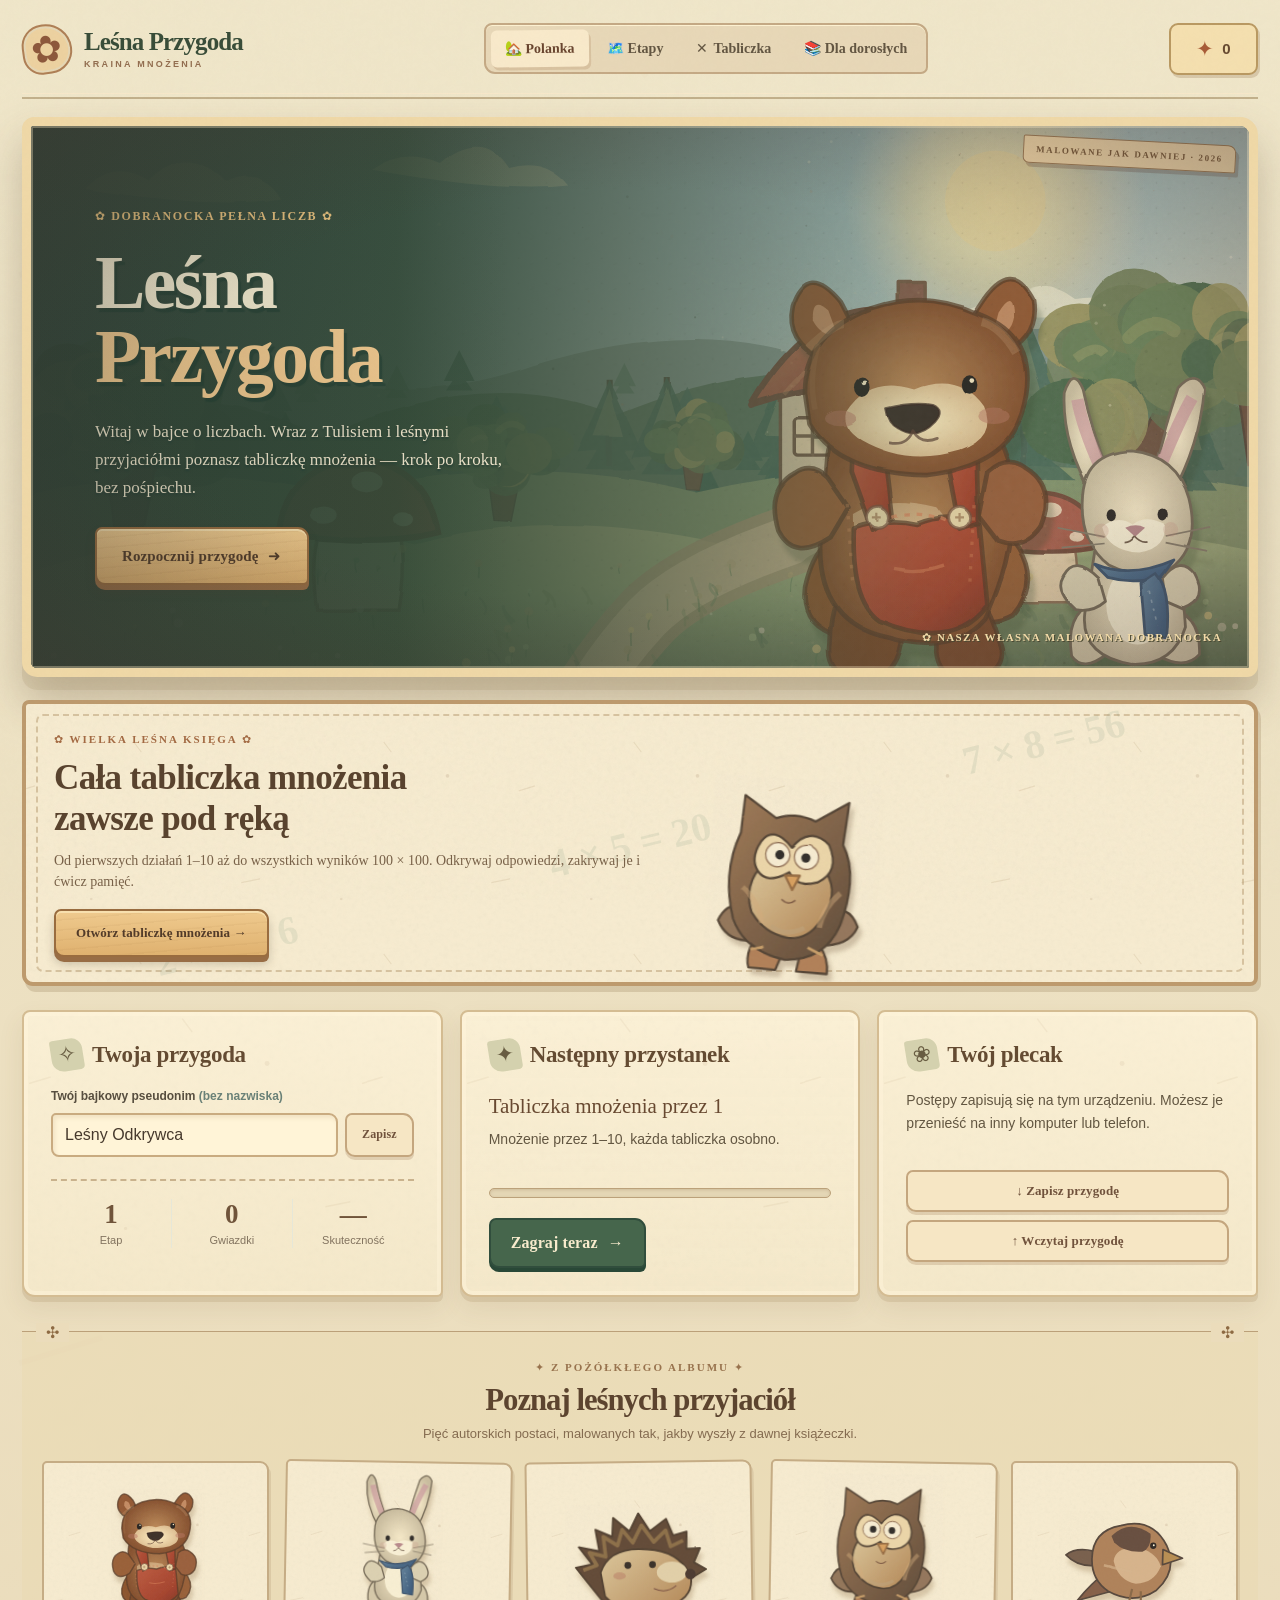
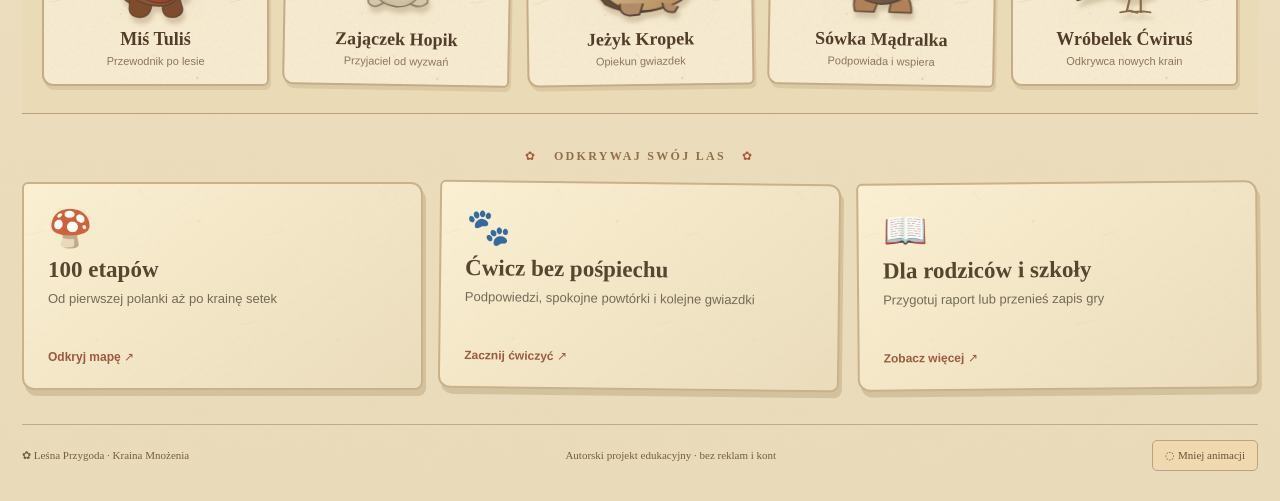
<file: index.html>
<!doctype html>
<html lang="pl">
<head>
  <meta charset="utf-8">
  <meta name="viewport" content="width=device-width,initial-scale=1,viewport-fit=cover">
  <meta name="theme-color" content="#123f3e">
  <meta name="description" content="Leśna Przygoda — bezpłatna gra do nauki tabliczki mnożenia. 100 etapów, własna bajkowa kraina, zapis postępów bez konta.">
  <title>Leśna Przygoda | Kraina Mnożenia</title>
  <link rel="stylesheet" href="./styles.css">
  <link rel="stylesheet" href="./vintage.css">
  <script src="./app.js" defer></script>
</head>
<body>
  <a href="#main" class="skip-link">Przejdź do treści</a>
  <div class="sky-grain" aria-hidden="true"></div>
  <div class="app-shell">
    <header class="site-header">
      <a class="brand" href="#home" data-nav="home" aria-label="Leśna Przygoda, strona główna">
        <span class="brand-symbol" aria-hidden="true">✿</span>
        <span><strong>Leśna Przygoda</strong><small>KRAINA MNOŻENIA</small></span>
      </a>
      <nav class="main-nav" aria-label="Menu gry">
        <button class="nav-btn active" data-nav="home" aria-current="page">🏡 <span>Polanka</span></button>
        <button class="nav-btn" data-nav="map">🗺️ <span>Etapy</span></button>
        <a class="nav-btn nav-link" href="./tabliczka.html">✕ <span>Tabliczka</span></a>
        <button class="nav-btn" data-nav="teacher">📚 <span>Dla dorosłych</span></button>
      </nav>
      <div class="header-points" title="Zebrane iskierki"><span aria-hidden="true">✦</span><strong id="header-points">0</strong></div>
    </header>

    <main id="main">
      <section id="view-home" class="view active" aria-labelledby="welcome-title">
        <div class="hero">
          <div class="landscape" id="landscape" aria-hidden="true">
            <img class="landscape-paint" src="./assets/forest-paint.svg" alt="" decoding="async" fetchpriority="high">
            <img class="hero-bear" src="./assets/tulis.svg" alt="" decoding="async">
            <img class="hero-rabbit" src="./assets/hopik.svg" alt="" decoding="async">
          </div>
          <span class="hero-paint-mark" aria-hidden="true">MALOWANE JAK DAWNIEJ · 2026</span>
          <div class="hero-shade"></div>
          <div class="hero-copy">
            <span class="eyebrow">✿ DOBRANOCKA PEŁNA LICZB ✿</span>
            <h1 id="welcome-title">Leśna<br><em>Przygoda</em></h1>
            <p>Witaj w bajce o liczbach. Wraz z Tulisiem i leśnymi przyjaciółmi poznasz tabliczkę mnożenia — krok po kroku, bez pośpiechu.</p>
            <button class="btn btn-primary btn-hero" id="start-button">Rozpocznij przygodę <span aria-hidden="true">➜</span></button>
          </div>
          <div class="hero-corner">✿ NASZA WŁASNA MALOWANA DOBRANOCKA</div>
        </div>

        <section class="mt-home-invite" aria-labelledby="mt-home-invite-title">
          <div class="mt-home-invite-pattern" aria-hidden="true">
            <span>2 × 3 = 6</span><span>4 × 5 = 20</span><span>7 × 8 = 56</span>
          </div>
          <div class="mt-home-invite-copy">
            <span>✿ WIELKA LEŚNA KSIĘGA ✿</span>
            <h2 id="mt-home-invite-title">Cała tabliczka mnożenia<br>zawsze pod ręką</h2>
            <p>Od pierwszych działań 1–10 aż do wszystkich wyników 100 × 100. Odkrywaj odpowiedzi, zakrywaj je i ćwicz pamięć.</p>
            <a href="./tabliczka.html" class="btn btn-primary">Otwórz tabliczkę mnożenia →</a>
          </div>
          <img src="./assets/madralka.svg" alt="Sówka Mądralka" loading="lazy">
        </section>

        <div class="dashboard-grid">
          <div class="panel player-panel">
            <div class="panel-heading"><span class="panel-mark">✧</span><h2>Twoja przygoda</h2></div>
            <label for="player-name">Twój bajkowy pseudonim <span class="muted">(bez nazwiska)</span></label>
            <div class="name-row"><input id="player-name" type="text" maxlength="24" autocomplete="off" placeholder="np. Leśny Odkrywca"><button id="save-name" class="btn btn-small btn-outline">Zapisz</button></div>
            <div class="stat-trio">
              <div><strong id="stat-level">1</strong><small>Etap</small></div>
              <div><strong id="stat-stars">0</strong><small>Gwiazdki</small></div>
              <div><strong id="stat-accuracy">—</strong><small>Skuteczność</small></div>
            </div>
          </div>
          <div class="panel next-panel">
            <div class="panel-heading"><span class="panel-mark">✦</span><h2>Następny przystanek</h2></div>
            <p class="next-name" id="next-level-name">Polanka pierwszych kroków</p>
            <p class="muted" id="next-level-desc">Zaczniemy spokojnie — od mnożenia przez 1.</p>
            <div class="mini-track"><div class="mini-track-inner" id="home-track"></div></div>
            <button id="continue-button" class="btn btn-dark">Zagraj teraz <span aria-hidden="true">→</span></button>
          </div>
          <div class="panel toolkit-panel">
            <div class="panel-heading"><span class="panel-mark">❀</span><h2>Twój plecak</h2></div>
            <p>Postępy zapisują się na tym urządzeniu. Możesz je przenieść na inny komputer lub telefon.</p>
            <div class="toolkit-buttons">
              <button class="btn btn-outline" id="export-progress">↓ Zapisz przygodę</button>
              <button class="btn btn-outline" id="import-progress">↑ Wczytaj przygodę</button>
            </div>
          </div>
        </div>
        <section class="friends-section" aria-labelledby="friends-title">
          <div class="friend-heading"><span class="friend-kicker">✦ Z POŻÓŁKŁEGO ALBUMU ✦</span><h2 id="friends-title">Poznaj leśnych przyjaciół</h2><p>Pięć autorskich postaci, malowanych tak, jakby wyszły z dawnej książeczki.</p></div>
          <div class="friend-gallery">
            <div class="friend-card"><img src="./assets/tulis.svg" loading="lazy" alt="Miś Tuliś w czerwonych ogrodniczkach"><strong>Miś Tuliś</strong><small>Przewodnik po lesie</small></div>
            <div class="friend-card"><img src="./assets/hopik.svg" loading="lazy" alt="Kremowy zajączek Hopik w niebieskiej chustce"><strong>Zajączek Hopik</strong><small>Przyjaciel od wyzwań</small></div>
            <div class="friend-card"><img src="./assets/kropek.svg" loading="lazy" alt="Jeżyk Kropek z nastroszonymi kolcami"><strong>Jeżyk Kropek</strong><small>Opiekun gwiazdek</small></div>
            <div class="friend-card"><img src="./assets/madralka.svg" loading="lazy" alt="Brązowa sówka Mądralka"><strong>Sówka Mądralka</strong><small>Podpowiada i wspiera</small></div>
            <div class="friend-card"><img src="./assets/cwirus.svg" loading="lazy" alt="Wróbelek Ćwiruś"><strong>Wróbelek Ćwiruś</strong><small>Odkrywca nowych krain</small></div>
          </div>
        </section>
        <div class="section-label"><span>✿</span> ODKRYWAJ SWÓJ LAS <span>✿</span></div>
        <div class="teaser-grid">
          <button class="teaser" data-nav="map"><span class="teaser-emoji">🍄</span><strong>100 etapów</strong><small>Od pierwszej polanki aż po krainę setek</small><span class="teaser-arrow">Odkryj mapę ↗</span></button>
          <button class="teaser" id="quick-play"><span class="teaser-emoji">🐾</span><strong>Ćwicz bez pośpiechu</strong><small>Podpowiedzi, spokojne powtórki i kolejne gwiazdki</small><span class="teaser-arrow">Zacznij ćwiczyć ↗</span></button>
          <button class="teaser" data-nav="teacher"><span class="teaser-emoji">📖</span><strong>Dla rodziców i szkoły</strong><small>Przygotuj raport lub przenieś zapis gry</small><span class="teaser-arrow">Zobacz więcej ↗</span></button>
        </div>
      </section>


      <section id="view-map" class="view" aria-labelledby="map-title" hidden>
        <div class="page-heading"><span class="eyebrow dark">MAPA PRZYGODY</span><h1 id="map-title">Sto kroków przez zaczarowany las</h1><p>Otwieraj kolejne etapy. Najpierw nauczymy się małej tabliczki, a później wyruszymy znacznie dalej.</p></div>
        <div class="map-illustration" role="img" aria-label="Malowany stary leśny domek na mapie bajkowej krainy">
          <img src="./assets/forest-paint.svg" alt="" loading="lazy">
          <span>STO MAŁYCH PRZYGÓD</span>
          <img class="map-rabbit" src="./assets/hopik.svg" alt="">
        </div>
        <div class="map-legend"><span>✦ ukończony etap</span><span>● dostępny</span><span>🔒 jeszcze zamknięty</span></div>
        <div id="zones" class="zone-list"></div>
      </section>

      <section id="view-play" class="view" aria-labelledby="question-heading" hidden>
        <div class="game-top"><button class="btn btn-outline btn-small" id="back-to-map">← Wróć do mapy</button><div class="game-top-title"><span id="game-zone">LEŚNA POLANKA</span><strong id="game-level">Etap 1</strong></div><div class="game-score">✦ <span id="game-score-value">0</span></div></div>
        <div class="game-stage">
          <div class="game-stage-decor" aria-hidden="true">
              <img class="stage-bear" src="./assets/tulis.svg" alt="" decoding="async">
              <img class="stage-rabbit" src="./assets/hopik.svg" alt="" decoding="async">
              <span class="stage-flower">✿</span>
            </div>
          <div class="exercise-card">
            <div class="exercise-progress"><span id="exercise-count">Zadanie 1 z 8</span><div class="progress-track"><div id="exercise-bar"></div></div></div>
            <p class="exercise-prompt" id="exercise-prompt">Policz i wpisz wynik</p>
            <h2 id="question-heading" class="expression"><span id="factor-a">2</span> <span>×</span> <span id="factor-b">3</span> <span>=</span> <span class="answer-mark">?</span></h2>
            <label for="answer-field" class="sr-only">Wpisz wynik mnożenia</label>
            <input id="answer-field" class="answer-field" type="text" inputmode="numeric" pattern="[0-9]*" maxlength="5" autocomplete="off" placeholder="Twój wynik" aria-describedby="feedback">
            <p id="feedback" class="feedback" aria-live="polite">Możesz liczyć na palcach, kartce albo w pamięci.</p>
            <div id="hint-box" class="hint-box" hidden></div>
            <div class="game-actions"><button id="check-answer" class="btn btn-primary">Sprawdź ✓</button><button id="hint-button" class="btn btn-outline">💡 Podpowiedź</button></div>
            <div class="keyboard" id="number-keyboard" aria-label="Klawiatura cyfr"></div>
            <div id="round-end" class="round-end" hidden>
              <img class="reward-tulis" src="./assets/tulis.svg" alt="" decoding="async"><div class="round-cup" aria-hidden="true">★</div>
              <h2>Wspaniała wyprawa!</h2>
              <p id="round-summary"></p>
              <div class="round-actions"><button id="next-round" class="btn btn-primary">Dalej przez las →</button><button id="round-map" class="btn btn-outline">Mapa etapów</button></div>
            </div>
          </div>
        </div>
      </section>

      <section id="view-teacher" class="view" aria-labelledby="adult-title" hidden>
        <div class="page-heading"><span class="eyebrow dark">DLA RODZICÓW I NAUCZYCIELI</span><h1 id="adult-title">Nauka, którą można obserwować</h1><p>Bez kont i bez bazy danych. Wyniki pozostają na urządzeniu dziecka — można pobrać raport, aby przekazać go wychowawcy.</p></div>
        <div class="teacher-grid">
          <div class="panel"><div class="panel-heading"><span class="panel-mark">✦</span><h2>Podsumowanie</h2></div><div id="teacher-stats" class="report-stats"></div><h3>Najczęściej mylone działania</h3><div id="weak-questions" class="weak-list"></div></div>
          <div class="panel"><div class="panel-heading"><span class="panel-mark">✧</span><h2>Zapis i raport</h2></div><p>Możesz pobrać plik postępów, aby wczytać grę na innym urządzeniu. Raport CSV można otworzyć w arkuszu kalkulacyjnym.</p><div class="teacher-buttons"><button id="export-teacher" class="btn btn-dark">↓ Pobierz zapis gry</button><button id="import-teacher" class="btn btn-outline">↑ Wczytaj zapis gry</button><button id="report-button" class="btn btn-outline">▤ Pobierz raport CSV</button></div><div class="privacy-note"><strong>Ważne:</strong> raport i zapis zawierają pseudonim oraz wyniki dziecka. Nie udostępniaj ich publicznie. Bez bazy danych nauczyciel nie widzi automatycznie wyników całej klasy.</div></div>
        </div>
        <div class="panel teacher-class"><div class="panel-heading"><span class="panel-mark">❀</span><h2>Wspólna lekcja na tablicy</h2></div><p>Wybierz tabliczkę i uruchom osiem działań do wspólnego rozwiązania z klasą. Ten tryb nie zmienia indywidualnych postępów ucznia.</p><p><a href="./tabliczka.html" class="mt-teacher-link">✿ Zobacz pełną tabliczkę mnożenia — można ją także wydrukować</a></p><div class="class-chooser"><label for="class-table">Ćwiczymy mnożenie przez</label><select id="class-table" aria-label="Wybierz tabliczkę mnożenia"><option value="1">1</option><option value="2" selected>2</option><option value="3">3</option><option value="4">4</option><option value="5">5</option><option value="6">6</option><option value="7">7</option><option value="8">8</option><option value="9">9</option><option value="10">10</option></select><button id="class-start" class="btn btn-primary">Rozpocznij lekcję →</button></div></div>
      </section>
    </main>

    <footer class="site-footer"><span>✿ Leśna Przygoda · Kraina Mnożenia</span><span>Autorski projekt edukacyjny · bez reklam i kont</span><button id="motion-toggle" aria-pressed="false" title="Ogranicz animacje">◌ Mniej animacji</button></footer>
  </div>

  <input type="file" id="import-file" accept=".json,application/json" hidden>
  <div id="toast" class="toast" role="status" aria-live="polite"></div>
  <div id="confetti" class="confetti" aria-hidden="true"></div>
</body>
</html>
</file>
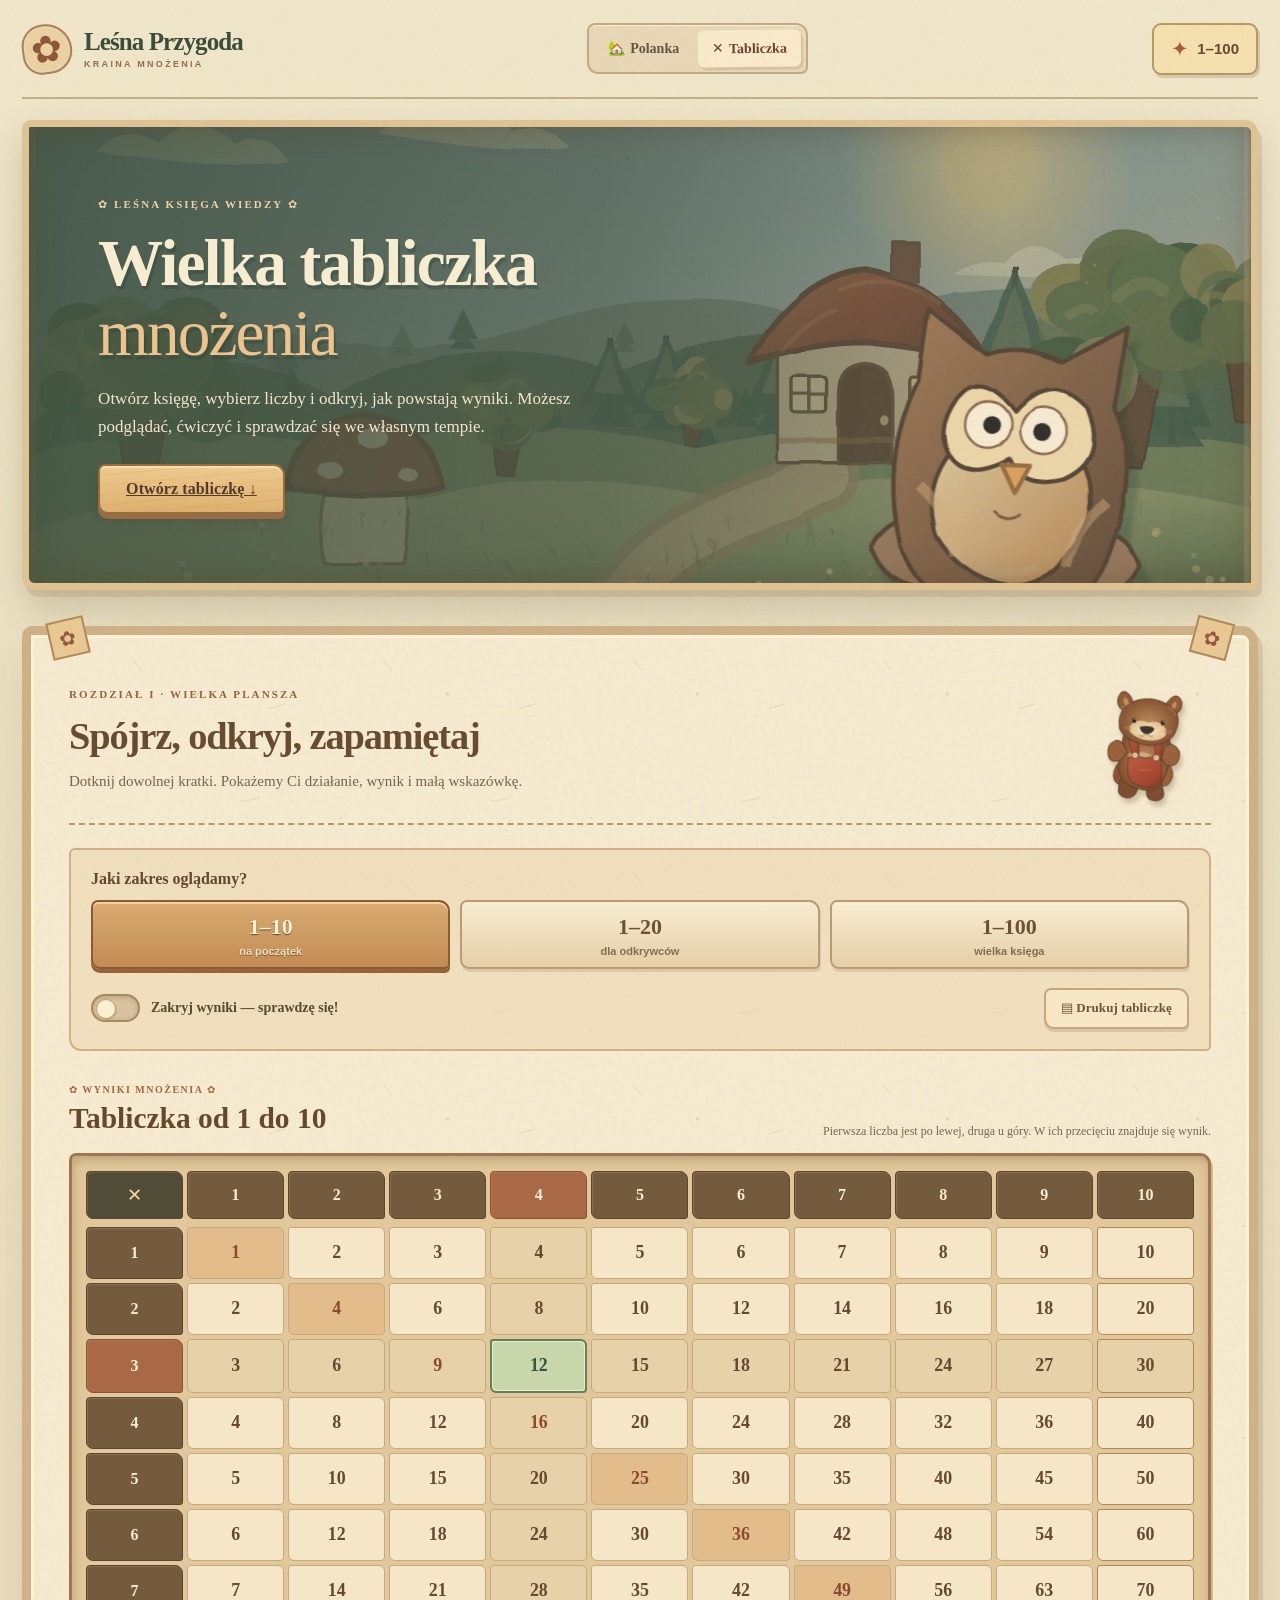
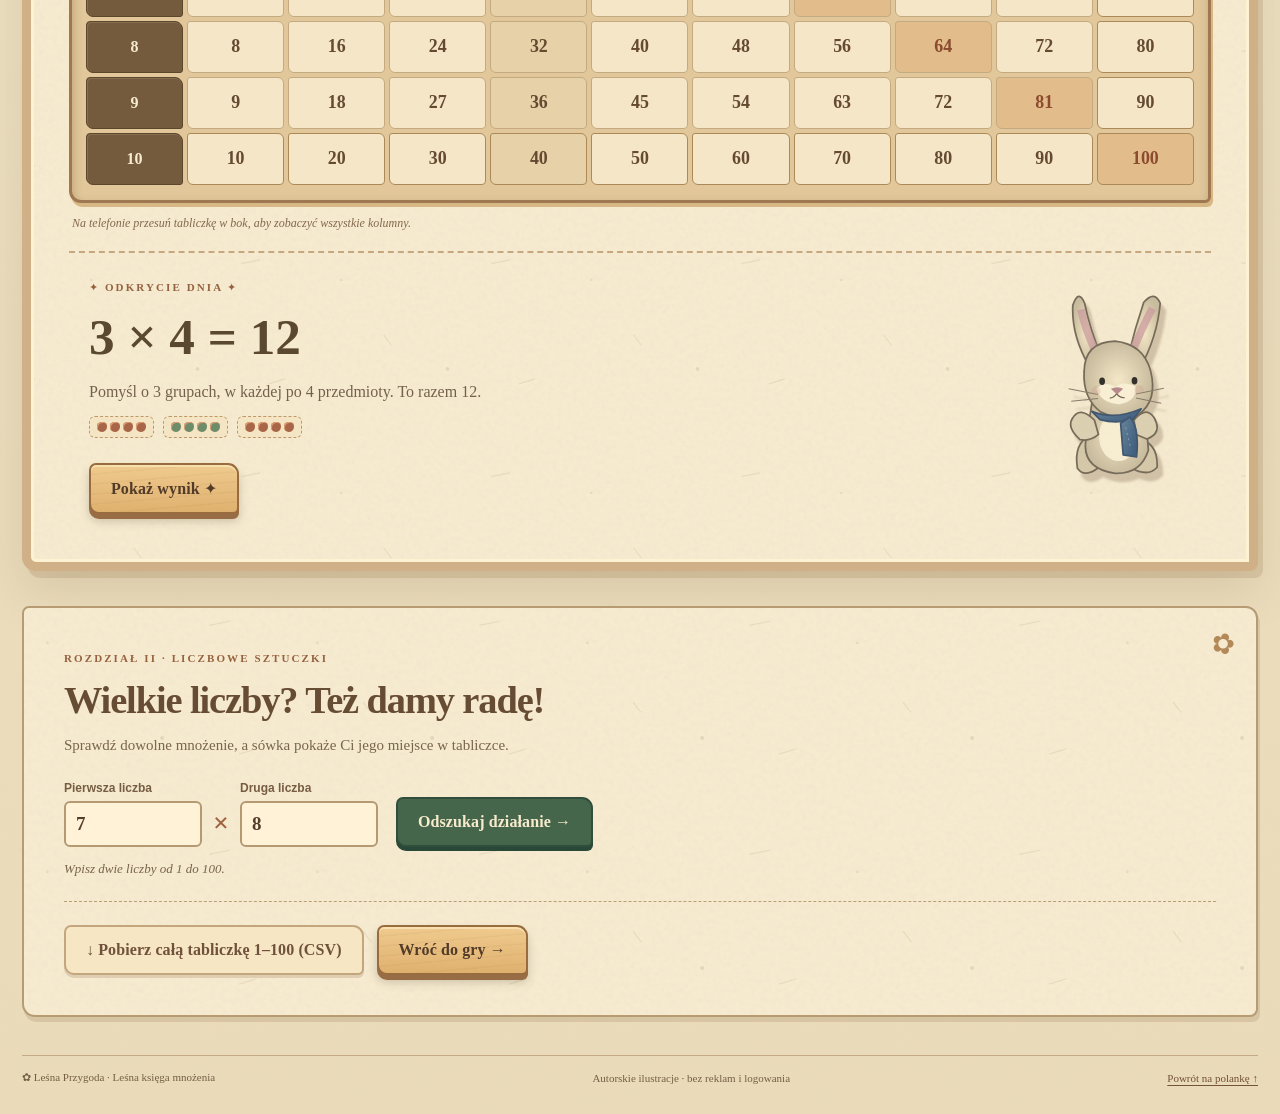
<file: tabliczka.html>
<!doctype html>
<html lang="pl">
<head>
  <meta charset="utf-8">
  <meta name="viewport" content="width=device-width,initial-scale=1,viewport-fit=cover">
  <meta name="theme-color" content="#eee1bf">
  <meta name="description" content="Pełna interaktywna tabliczka mnożenia: 1–10, 1–20 oraz wszystkie wyniki od 1 × 1 do 100 × 100. Nauka, sprawdzanie i drukowanie w stylu starej dobranocki.">
  <title>Wielka Tabliczka Mnożenia | Leśna Przygoda</title>
  <link rel="stylesheet" href="./styles.css">
  <link rel="stylesheet" href="./vintage.css">
  <link rel="stylesheet" href="./tabliczka.css">
  <script src="./tabliczka.js" defer></script>
</head>
<body class="multiplication-page">
  <a class="skip-link" href="#table-section">Przejdź do tabliczki</a>
  <div class="sky-grain" aria-hidden="true"></div>
  <div class="app-shell">
    <header class="site-header">
      <a class="brand" href="./index.html" aria-label="Powrót do Leśnej Przygody">
        <span class="brand-symbol" aria-hidden="true">✿</span>
        <span><strong>Leśna Przygoda</strong><small>KRAINA MNOŻENIA</small></span>
      </a>
      <nav class="main-nav" aria-label="Nawigacja">
        <a class="nav-btn nav-link" href="./index.html">🏡 <span>Polanka</span></a>
        <a class="nav-btn nav-link nav-active" href="./tabliczka.html" aria-current="page">✕ <span>Tabliczka</span></a>
      </nav>
      <div class="header-points" title="Zajrzyj do bajkowej księgi"><span aria-hidden="true">✦</span><strong>1–100</strong></div>
    </header>

    <main>
      <section class="mt-hero" aria-labelledby="mt-title">
        <div class="mt-hero-landscape" aria-hidden="true"><img src="./assets/forest-paint.svg" alt=""></div>
        <div class="mt-hero-paper">
          <div class="mt-kicker">✿ LEŚNA KSIĘGA WIEDZY ✿</div>
          <h1 id="mt-title">Wielka tabliczka<br><em>mnożenia</em></h1>
          <p>Otwórz księgę, wybierz liczby i odkryj, jak powstają wyniki. Możesz podglądać, ćwiczyć i sprawdzać się we własnym tempie.</p>
          <a href="#table-section" class="btn btn-primary mt-start">Otwórz tabliczkę ↓</a>
        </div>
        <img class="mt-hero-owl" src="./assets/madralka.svg" alt="Sówka Mądralka czuwa nad leśną księgą">
      </section>

      <section id="table-section" class="mt-book" aria-labelledby="mt-book-title">
        <div class="mt-book-heading">
          <div>
            <span class="mt-kicker">ROZDZIAŁ I · WIELKA PLANSZA</span>
            <h2 id="mt-book-title">Spójrz, odkryj, zapamiętaj</h2>
            <p>Dotknij dowolnej kratki. Pokażemy Ci działanie, wynik i małą wskazówkę.</p>
          </div>
          <img class="mt-book-bear" src="./assets/tulis.svg" alt="Miś Tuliś">
        </div>

        <div class="mt-controls">
          <fieldset class="mt-modes">
            <legend>Jaki zakres oglądamy?</legend>
            <div class="mt-segments">
              <button type="button" class="mt-mode is-active" data-mode="10" aria-pressed="true">1–10 <span>na początek</span></button>
              <button type="button" class="mt-mode" data-mode="20" aria-pressed="false">1–20 <span>dla odkrywców</span></button>
              <button type="button" class="mt-mode" data-mode="100" aria-pressed="false">1–100 <span>wielka księga</span></button>
            </div>
          </fieldset>

          <div class="mt-switch-row">
            <label class="mt-reveal-toggle" for="mt-hide-results">
              <input type="checkbox" id="mt-hide-results">
              <span class="mt-switch" aria-hidden="true"></span>
              <span>Zakryj wyniki — sprawdzę się!</span>
            </label>
            <button type="button" class="btn btn-outline mt-print" id="mt-print">▤ Drukuj tabliczkę</button>
          </div>

          <div id="mt-large-controls" class="mt-large-controls" hidden>
            <div class="mt-large-head"><span>Wielka tabliczka 100 × 100</span><small>Wybierz dziesięć wierszy i dziesięć kolumn. Każda para liczb od 1 do 100 jest dostępna.</small></div>
            <div class="mt-block-row">
              <label for="mt-row-block">Wiersze</label>
              <select id="mt-row-block" aria-label="Zakres wierszy"></select>
              <label for="mt-col-block">Kolumny</label>
              <select id="mt-col-block" aria-label="Zakres kolumn"></select>
            </div>
            <div class="mt-step-buttons">
              <button type="button" class="btn btn-outline btn-small" id="mt-prev-row">← Poprzednie wiersze</button>
              <button type="button" class="btn btn-outline btn-small" id="mt-next-row">Następne wiersze →</button>
            </div>
          </div>
        </div>

        <div class="mt-board-head">
          <div>
            <span class="mt-board-label">✿ WYNIKI MNOŻENIA ✿</span>
            <h3 id="mt-range-label">Tabliczka od 1 do 10</h3>
          </div>
          <p id="mt-board-hint">Pierwsza liczba jest po lewej, druga u góry. W miejscu ich przecięcia znajduje się wynik.</p>
        </div>
        <div class="mt-table-frame" tabindex="0" aria-label="Przewijana tabliczka mnożenia">
          <table id="mt-table" class="mt-table" aria-label="Tabliczka mnożenia od 1 do 10">
            <caption class="sr-only">Pełna tabliczka mnożenia od 1 do 10. Wybierz kratkę, aby poznać działanie.</caption>
            <thead id="mt-thead"></thead>
            <tbody id="mt-tbody"></tbody>
          </table>
        </div>
        <p class="mt-table-help" id="mt-table-help">Na telefonie przesuń tabliczkę w bok, aby zobaczyć wszystkie kolumny.</p>

        <div class="mt-discovery" aria-live="polite">
          <div class="mt-discovery-copy">
            <span class="mt-kicker">✦ ODKRYCIE DNIA ✦</span>
            <p class="mt-equation" id="mt-equation">3 × 4 = 12</p>
            <p class="mt-explanation" id="mt-explanation">Trzy grupy po cztery elementy dają razem dwanaście.</p>
            <div id="mt-dots" class="mt-dot-groups" aria-label="Trzy grupy po cztery kropki"></div>
            <button type="button" class="btn btn-primary mt-show-answer" id="mt-show-answer" hidden>Pokaż wynik ✦</button>
          </div>
          <img src="./assets/hopik.svg" alt="" class="mt-discovery-rabbit" aria-hidden="true">
        </div>
      </section>

      <section class="mt-learn-more" aria-labelledby="mt-extra-title">
        <div class="mt-extras-intro">
          <span class="mt-kicker">ROZDZIAŁ II · LICZBOWE SZTUCZKI</span>
          <h2 id="mt-extra-title">Wielkie liczby? Też damy radę!</h2>
          <p>Sprawdź dowolne mnożenie, a sówka pokaże Ci jego miejsce w tabliczce.</p>
        </div>
        <form id="mt-lookup-form" class="mt-lookup-form">
          <label for="mt-number-a">Pierwsza liczba
            <input type="number" id="mt-number-a" min="1" max="100" step="1" value="7" required inputmode="numeric">
          </label>
          <span class="mt-times" aria-hidden="true">×</span>
          <label for="mt-number-b">Druga liczba
            <input type="number" id="mt-number-b" min="1" max="100" step="1" value="8" required inputmode="numeric">
          </label>
          <button type="submit" class="btn btn-dark">Odszukaj działanie →</button>
        </form>
        <p class="mt-lookup-feedback" id="mt-lookup-feedback" role="status" aria-live="polite">Wpisz dwie liczby od 1 do 100.</p>
        <div class="mt-extra-actions">
          <button type="button" id="mt-download-csv" class="btn btn-outline">↓ Pobierz całą tabliczkę 1–100 (CSV)</button>
          <a class="btn btn-primary" href="./index.html">Wróć do gry →</a>
        </div>
      </section>
    </main>

    <footer class="site-footer">
      <span>✿ Leśna Przygoda · Leśna księga mnożenia</span>
      <span>Autorskie ilustracje · bez reklam i logowania</span>
      <a href="./index.html">Powrót na polankę ↑</a>
    </footer>
  </div>
</body>
</html>
</file>
<file: styles.css>
@charset "UTF-8";
:root{--ink:#213e37;--deep:#133e3a;--forest:#275f56;--mint:#dcebd9;--cream:#fff9ea;--paper:#f9f1dc;--gold:#e3b75a;--rose:#b86c58;--line:#d7d4ba;--shadow:0 10px 34px rgba(28,61,46,.12);--round:24px;font-synthesis:none}
*{box-sizing:border-box}html{scroll-behavior:smooth}body{margin:0;background:radial-gradient(ellipse at 20% 0,#fcf2d6 0,#f5f0df 36%,#edf0dc 100%);font-family:ui-rounded,"Trebuchet MS","Segoe UI",Arial,sans-serif;color:var(--ink);min-height:100vh;overflow-x:hidden}button,input{font:inherit}button{cursor:pointer}button:disabled{cursor:not-allowed;opacity:.56}a{color:inherit}h1,h2,h3,p{margin-top:0}.muted{color:#6a8177}.sr-only{position:absolute;width:1px;height:1px;padding:0;margin:-1px;overflow:hidden;clip:rect(0,0,0,0);white-space:nowrap;border:0}.skip-link{position:absolute;left:12px;top:-60px;background:#fff;padding:12px;z-index:99}.skip-link:focus{top:10px}.sky-grain{pointer-events:none;position:fixed;inset:0;opacity:.13;z-index:30;background-image:url("data:image/svg+xml,%3Csvg xmlns='http://www.w3.org/2000/svg' viewBox='0 0 160 160'%3E%3Cfilter id='n'%3E%3CfeTurbulence type='fractalNoise' baseFrequency='.7' numOctaves='3' stitchTiles='stitch'/%3E%3C/filter%3E%3Crect width='100%25' height='100%25' filter='url(%23n)' opacity='.22'/%3E%3C/svg%3E")}.app-shell{width:min(1340px,calc(100% - 48px));margin:auto}.site-header{min-height:90px;display:flex;gap:26px;align-items:center;justify-content:space-between}.brand{display:flex;align-items:center;gap:12px;text-decoration:none;min-width:220px}.brand-symbol{font-size:37px;color:#c98954;display:grid;place-items:center;width:50px;height:50px;background:#fff5da;border-radius:18px;box-shadow:inset 0 0 0 2px #e4d6b5}.brand strong{display:block;font-family:Georgia,serif;font-size:21px;letter-spacing:-.7px}.brand small{display:block;font-size:9px;font-weight:800;letter-spacing:2.1px;color:#8b8c65;margin-top:3px}.main-nav{display:flex;gap:5px;padding:6px;background:#f0ead7;border:1px solid #e5e0cc;border-radius:100px}.nav-btn{border:0;background:none;padding:10px 14px;border-radius:30px;font-weight:750;font-size:13px;color:#65796e;white-space:nowrap}.nav-btn.active,.nav-btn:hover{background:#fffdf3;color:var(--deep);box-shadow:0 3px 10px #34534413}.header-points{display:flex;align-items:center;justify-content:center;gap:8px;padding:12px 17px;background:#fff7df;border:1px solid #e8d7a9;border-radius:30px;color:var(--deep);min-width:89px}.header-points span{font-size:21px;color:#ce9945}.header-points strong{font-size:15px}.view{animation:appear .4s ease}.view[hidden]{display:none!important}.hero{height:min(580px,46vw);min-height:440px;max-height:620px;border-radius:30px;overflow:hidden;position:relative;isolation:isolate;background:#74a99c;box-shadow:0 20px 50px #42645929;border:6px solid #fff9e8}.landscape,.landscape-svg,.hero-shade{position:absolute;inset:0;width:100%;height:100%}.landscape-svg{display:block;transform:scale(1.06);transition:transform .7s cubic-bezier(.2,.9,.1,1)}.hero:hover .landscape-svg{transform:scale(1.095)}.hero-shade{z-index:1;background:linear-gradient(90deg,rgba(16,58,51,.93) 0%,rgba(18,62,54,.82) 28%,rgba(18,62,54,.36) 53%,transparent 80%),linear-gradient(0deg,rgba(22,64,46,.3),transparent 45%)}.hero-copy{position:relative;z-index:4;color:white;width:min(590px,57%);padding:clamp(36px,5vw,80px);display:flex;align-items:flex-start;flex-direction:column;justify-content:center;height:100%}.eyebrow{font-size:11px;font-weight:900;color:#f8d797;letter-spacing:2.2px;text-transform:uppercase}.hero h1{font-family:Georgia,"Times New Roman",serif;font-size:clamp(34px,4.5vw,71px);font-weight:700;letter-spacing:-2px;line-height:1.07;margin:20px 0 17px;text-shadow:0 3px 20px #16483c33}.hero h1 em{font-weight:400;color:#f8d99c}.hero p{font-size:clamp(14px,1.2vw,17px);color:#e6eee0;line-height:1.7;max-width:405px;margin-bottom:25px}.hero-corner{position:absolute;bottom:24px;right:27px;color:#ffedc4;font-size:10px;letter-spacing:2px;font-weight:900;z-index:3}.btn{display:inline-flex;align-items:center;justify-content:center;gap:10px;border-radius:14px;border:2px solid transparent;padding:14px 20px;font-weight:850;transition:transform .15s,box-shadow .15s,background .15s;text-align:center;min-height:46px}.btn:focus-visible,.nav-btn:focus-visible,.teaser:focus-visible,.level-btn:focus-visible,input:focus-visible{outline:3px solid #ecab58;outline-offset:3px}.btn:hover:not(:disabled){transform:translateY(-2px)}.btn-primary{color:#263d34;background:#f3c77e;border-color:#ffe1a4;box-shadow:0 5px 0 #bd8d54,0 7px 16px #1f2f2525}.btn-primary:hover:not(:disabled){background:#ffdb95}.btn-hero{padding:18px 25px;font-size:15px}.btn-dark{background:var(--deep);color:#fff7e4;box-shadow:0 4px 0 #092d2b}.btn-outline{background:#fffdf3;border-color:#d7dbcb;color:#2d5b4c}.btn-small{padding:9px 15px;min-height:38px;font-size:12px}.puppet{transform-origin:445px 475px;animation:puppet-breathe 3.6s ease-in-out infinite}.puppet-arm{transform-origin:0 -30px;animation:wave 5s ease-in-out infinite}.mushroom{animation:sway 5s ease-in-out infinite;transform-origin:130px 460px}.light-dots circle{animation:glow 3s ease-in-out infinite alternate}.light-dots circle:nth-child(2n){animation-delay:1.2s}.distant-clouds{animation:cloud-drift 16s ease-in-out infinite alternate}.floating-letter{position:absolute;color:#fff4c3;font-family:Georgia,serif;font-size:39px;text-shadow:0 4px 12px #3a7665;opacity:.9;animation:float 4s ease-in-out infinite;z-index:2}.letter-a{top:25%;right:28%}.letter-b{top:19%;right:9%;font-size:28px;animation-delay:-1.3s}.letter-c{top:60%;right:4%;font-size:24px;animation-delay:-2.1s}.dashboard-grid{display:grid;grid-template-columns:1.05fr 1fr .95fr;gap:17px;margin-top:24px}.panel{background:rgba(255,253,243,.92);border:1px solid #e6e2cd;border-radius:var(--round);padding:27px;box-shadow:var(--shadow)}.panel-heading{display:flex;align-items:center;gap:9px;margin-bottom:18px}.panel-heading h2{font-family:Georgia,serif;font-size:22px;letter-spacing:-.35px;margin:0}.panel-mark{display:grid;place-items:center;width:32px;height:32px;background:#e5efe1;border-radius:50%;color:#65866a;font-size:22px}.panel p{line-height:1.65;font-size:14px;color:#647b70}.player-panel label{display:block;font-size:12px;font-weight:800;margin-bottom:10px}.name-row{display:flex;gap:7px}.name-row input{width:100%;min-width:0;border-radius:11px;border:1px solid #d4dbc9;background:#f8f7ee;color:#274839;padding:11px 12px}.stat-trio{display:grid;grid-template-columns:repeat(3,1fr);margin-top:22px;padding-top:18px;border-top:1px dashed #d6dac6}.stat-trio div{text-align:center;border-right:1px solid #e6e7d8}.stat-trio div:last-child{border:0}.stat-trio strong{display:block;font-family:Georgia,serif;color:var(--forest);font-size:27px}.stat-trio small{font-size:11px;color:#7a8a7a}.next-name{font-family:Georgia,serif;color:var(--deep)!important;font-size:21px!important;margin-bottom:4px}.next-panel .muted{min-height:42px;margin-bottom:10px}.mini-track{height:10px;border-radius:20px;background:#e4e9d9;overflow:hidden;margin:18px 0 20px}.mini-track-inner{width:1%;height:100%;background:linear-gradient(90deg,#7dbb8b,#e6b961);border-radius:20px;transition:width .3s}.toolkit-panel p{min-height:67px}.toolkit-buttons,.teacher-buttons{display:flex;flex-direction:column;gap:8px}.toolkit-buttons .btn{width:100%;padding:10px;font-size:13px;min-height:38px}.section-label{text-align:center;font-size:11px;font-weight:900;letter-spacing:2px;color:#66876f;margin:42px 0 18px}.section-label span{color:#c6a26a;margin:0 11px}.teaser-grid{display:grid;grid-template-columns:repeat(3,1fr);gap:16px;margin-bottom:34px}.teaser{display:flex;flex-direction:column;text-align:left;align-items:flex-start;gap:7px;border:1px solid #e2ddc8;background:linear-gradient(145deg,#fcf5df,#e8eedf);border-radius:20px;padding:24px;min-height:208px;color:var(--deep);transition:transform .18s,box-shadow .18s}.teaser:nth-child(2){background:linear-gradient(145deg,#eaf0de,#d6e6d3)}.teaser:nth-child(3){background:linear-gradient(145deg,#f6e9df,#f4edd7)}.teaser:hover{transform:translateY(-4px);box-shadow:var(--shadow)}.teaser-emoji{font-size:36px}.teaser strong{font-family:Georgia,serif;font-size:21px}.teaser small{font-size:13px;line-height:1.45;color:#65766c}.teaser-arrow{margin-top:auto;font-size:12px;font-weight:900;color:#437a63}.site-footer{display:flex;align-items:center;justify-content:space-between;gap:15px;padding:15px 0 30px;font-size:11px;color:#708779;flex-wrap:wrap}.site-footer button{border:1px solid #d5dfce;border-radius:20px;padding:8px 12px;background:#faf9ee;color:#516d5f;font-size:11px}.page-heading{padding:32px 0}.page-heading h1{font-family:Georgia,serif;font-size:clamp(28px,3.8vw,52px);letter-spacing:-1.7px;margin:12px 0}.page-heading p{color:#6e8075;line-height:1.6;max-width:720px}.eyebrow.dark{color:#b38347}.map-legend{display:flex;gap:20px;font-size:12px;color:#678172;flex-wrap:wrap;margin-bottom:18px}.zone-list{display:flex;flex-direction:column;gap:20px;margin-bottom:36px}.zone{padding:25px;border:1px solid #d8e0cd;border-radius:25px;background:linear-gradient(110deg,#fff8e9,#ecf0e2);box-shadow:var(--shadow)}.zone:nth-child(2n){background:linear-gradient(110deg,#f4f2e1,#e4ebdf)}.zone-head{display:flex;gap:12px;align-items:center;margin-bottom:16px}.zone-icon{width:60px;height:60px;background:#f6e6c4;border-radius:16px;display:grid;place-items:center;font-size:31px}.zone-head h2{font-size:24px;font-family:Georgia,serif;margin:0 0 4px}.zone-head p{font-size:13px;color:#6c8173;margin:0}.zone-grid{display:grid;grid-template-columns:repeat(10,minmax(0,1fr));gap:8px}.level-btn{min-height:74px;padding:8px 3px;border:2px solid #d2dac7;background:#fffdf4;border-radius:16px;display:flex;flex-direction:column;align-items:center;justify-content:center;gap:4px;color:#315f4a;transition:transform .15s}.level-btn:hover:not(:disabled){transform:translateY(-3px);box-shadow:0 7px 12px #2e514522}.level-btn.complete{background:#daeee0;border-color:#a4c8ab}.level-btn.current{background:#f6dca4;border-color:#e9b86c;color:#65482e}.level-btn.locked{background:#ebeee3;color:#a9b2a4;border-color:#e3e9d9}.level-btn strong{font-size:19px}.level-btn small{font-size:10px}.game-top{display:flex;align-items:center;justify-content:space-between;gap:12px;padding:20px 0}.game-top-title{text-align:center;display:flex;flex-direction:column}.game-top-title span{font-size:10px;letter-spacing:2px;font-weight:850;color:#b18d4c}.game-top-title strong{font-family:Georgia,serif;font-size:25px}.game-score{font-size:19px;font-weight:900;min-width:80px;text-align:right;color:#a87b42}.game-stage{position:relative;min-height:660px;background:linear-gradient(180deg,#aad6ca 0,#e3e1b2 45%,#9fba84 45%,#55745b 100%);border:5px solid #fff9e8;border-radius:28px;overflow:hidden;display:grid;place-items:center;padding:35px 18px 60px;box-shadow:var(--shadow);isolation:isolate;margin-bottom:30px}.game-stage:before{content:"";position:absolute;inset:0;background:radial-gradient(circle at 84% 23%,#fff3b7aa 0,transparent 28%),radial-gradient(ellipse at 5% 80%,#2e654569 0,transparent 35%);z-index:-1}.game-stage:after{content:"";position:absolute;left:-20%;bottom:-100px;width:140%;height:235px;background:#496c4e;border-radius:45% 50% 0 0;z-index:-1}.game-stage-decor span{position:absolute;filter:drop-shadow(0 12px 9px #2a55412e)}.stage-tree{font-size:170px;top:80px;left:6%;animation:sway 6s infinite alternate}.stage-friend{font-size:105px;bottom:38px;left:12%;animation:puppet-breathe 3s infinite}.stage-mushroom{font-size:90px;bottom:36px;right:10%}.stage-flower{font-size:85px;top:100px;right:7%;color:#f5d89c;animation:sway 4s infinite}.exercise-card{width:min(540px,100%);background:#fffdf3ed;border:1px solid #f5e5bf;backdrop-filter:blur(6px);box-shadow:0 22px 60px #2347394d;border-radius:28px;z-index:1;padding:27px 32px;text-align:center;position:relative}.exercise-progress{display:flex;align-items:center;gap:14px;color:#6d8372;font-size:12px;font-weight:850}.progress-track{height:9px;border-radius:50px;background:#e8ebdc;flex:1;overflow:hidden}.progress-track div{background:#7eae81;width:0;height:100%;border-radius:50px;transition:width .3s}.exercise-prompt{font-size:13px;color:#71907c;margin:20px 0 0}.expression{font-family:Georgia,serif;font-weight:700;font-size:clamp(37px,7vw,64px);letter-spacing:-2px;color:#245e4b;margin:14px auto 17px;white-space:nowrap}.expression span:nth-child(even){color:#bf8760}.answer-mark{color:#c58d5a!important}.answer-field{display:block;margin:0 auto;text-align:center;width:min(230px,100%);height:67px;border:2px solid #d2e0ca;border-radius:17px;background:#fffdf8;font-size:31px;font-weight:900;color:#205441;box-shadow:inset 0 3px 8px #4b5b3210}.answer-field:focus{border-color:#82b18b}.feedback{font-size:13px;color:#607f6f;margin:17px 0;min-height:19px}.feedback.good{color:#1f7a54;font-weight:850}.feedback.bad{color:#a85640;font-weight:850}.game-actions{display:flex;gap:10px;justify-content:center;flex-wrap:wrap}.game-actions .btn{min-width:145px}.hint-box{border:1px dashed #d8bd82;background:#fff1cf;border-radius:13px;padding:13px;font-size:14px;color:#655136;line-height:1.5;margin:5px 0 14px}.hint-box[hidden]{display:none}.keyboard{display:grid;grid-template-columns:repeat(6,1fr);gap:7px;margin-top:20px}.digit-key{min-height:43px;border-radius:9px;border:1px solid #d1decf;background:#edf3e8;color:#315a47;font-weight:850;font-size:18px}.digit-key:hover{background:#d2e5cf}.round-end{position:absolute;inset:10px;background:#fff9e9;padding:28px 16px;border-radius:24px;display:flex;flex-direction:column;align-items:center;justify-content:center;z-index:10}.round-end[hidden]{display:none}.round-cup{font-size:73px;animation:float 2s infinite}.round-end h2{font-family:Georgia,serif;font-size:32px;margin:12px 0}.round-end p{line-height:1.5}.round-actions{display:flex;gap:10px;flex-wrap:wrap;justify-content:center}.teacher-grid{display:grid;grid-template-columns:1fr 1fr;gap:20px;margin-bottom:18px}.teacher-grid .panel{min-height:350px}.report-stats{display:grid;grid-template-columns:repeat(3,1fr);gap:10px;margin-bottom:24px}.report-stats div{background:#edf3e8;padding:15px 9px;border-radius:15px;text-align:center}.report-stats strong{display:block;font-size:29px;color:#2e7055}.report-stats small{display:block;font-size:11px;color:#6e8174;margin-top:5px}.teacher-grid h3{font-family:Georgia,serif;font-size:18px}.weak-list{display:flex;flex-wrap:wrap;gap:8px}.weak-list span{background:#f5e7d7;color:#885a40;padding:8px 12px;border-radius:50px;font-size:12px}.teacher-buttons .btn{width:100%;max-width:310px}.privacy-note{border-left:3px solid #cca466;background:#fff5df;border-radius:6px;padding:13px 15px;margin-top:19px;font-size:12px;line-height:1.6;color:#6e5a43}.teacher-class{margin-bottom:30px}.toast{position:fixed;bottom:25px;left:50%;transform:translate(-50%,25px);background:#173e35;color:#fff5de;padding:15px 22px;border-radius:17px;box-shadow:0 10px 30px #102f2560;opacity:0;pointer-events:none;z-index:80;font-size:14px;max-width:calc(100vw - 35px);text-align:center;transition:opacity .25s,transform .25s}.toast.show{opacity:1;transform:translate(-50%,0)}.confetti{pointer-events:none;position:fixed;inset:0;z-index:70;overflow:hidden}.confetti-bit{position:absolute;top:-20px;width:10px;height:17px;border-radius:3px;animation:fall 2.9s ease-in forwards}@keyframes appear{from{opacity:0;transform:translateY(8px)}to{opacity:1;transform:translateY(0)}}@keyframes float{0%,100%{transform:translateY(0) rotate(-4deg)}50%{transform:translateY(-13px) rotate(4deg)}}@keyframes puppet-breathe{0%,100%{transform:translate(445px,441px) scale(1)}50%{transform:translate(445px,437px) scale(1.012)}}@keyframes sway{0%,100%{rotate:-1deg}50%{rotate:2deg}}@keyframes wave{0%,100%,40%,90%{rotate:0deg}50%,65%,80%{rotate:-8deg}}@keyframes glow{from{opacity:.3}to{opacity:1}}@keyframes cloud-drift{from{transform:translateX(-20px)}to{transform:translateX(30px)}}@keyframes fall{from{transform:translateY(-30px) rotate(0deg);opacity:1}to{transform:translateY(105vh) rotate(520deg);opacity:0}}
@media(max-width:1100px){.site-header{gap:12px}.brand{min-width:auto}.brand strong{font-size:18px}.nav-btn{padding:9px}.dashboard-grid{grid-template-columns:1fr 1fr}.toolkit-panel{grid-column:span 2}.toolkit-panel p{min-height:0}.toolkit-buttons{flex-direction:row}.zone-grid{grid-template-columns:repeat(5,1fr)}.hero-copy{padding:40px}.hero h1{font-size:clamp(38px,5.3vw,60px)}}
@media(max-width:720px){.app-shell{width:calc(100% - 22px)}.site-header{min-height:74px;flex-wrap:wrap;padding:12px 0 10px}.brand{gap:7px}.brand-symbol{width:39px;height:39px;font-size:28px;border-radius:12px}.brand strong{font-size:16px}.brand small{font-size:8px;letter-spacing:1px}.main-nav{order:3;width:100%;justify-content:space-between;margin-top:5px}.nav-btn{flex:1;padding:10px 4px;font-size:11px}.header-points{padding:8px 12px;min-width:65px}.hero{height:580px;min-height:0;border-radius:22px;border-width:4px}.landscape-svg{height:65%;top:35%;width:150%;left:-28%;transform:scale(1.05)}.hero:hover .landscape-svg{transform:scale(1.05)}.hero-shade{background:linear-gradient(180deg,#15483fe8 0%,#245c54d9 34%,#275f5388 52%,transparent 77%),linear-gradient(0deg,#173f3e44,transparent 40%)}.hero-copy{width:100%;height:auto;display:block;padding:32px 25px;position:absolute;top:0}.hero h1{font-size:clamp(35px,9vw,51px);letter-spacing:-1.2px;margin:15px 0}.hero p{font-size:14px;line-height:1.55;max-width:370px;margin-bottom:20px}.hero-corner{bottom:12px;right:10px;font-size:8px;letter-spacing:1px}.floating-letter{font-size:20px}.dashboard-grid,.teaser-grid,.teacher-grid{grid-template-columns:1fr}.toolkit-panel{grid-column:auto}.toolkit-buttons{flex-direction:column}.panel{padding:22px;border-radius:19px}.panel-heading h2{font-size:21px}.teaser-grid{gap:12px}.teaser{min-height:130px;padding:18px}.teaser-emoji{font-size:27px}.section-label{margin:28px 0 13px}.zone{padding:16px;border-radius:19px}.zone-head h2{font-size:18px}.zone-head p{font-size:12px}.zone-icon{width:44px;height:44px;font-size:25px;flex-shrink:0}.zone-grid{grid-template-columns:repeat(5,1fr);gap:5px}.level-btn{min-height:63px;border-radius:11px}.level-btn strong{font-size:16px}.level-btn small{font-size:9px}.page-heading{padding:18px 5px}.page-heading h1{font-size:32px;letter-spacing:-.6px}.game-top{gap:5px;flex-wrap:wrap}.game-top-title strong{font-size:18px}.game-top-title span{font-size:9px}.game-top .btn{font-size:11px;padding:9px}.game-score{font-size:14px;min-width:44px}.game-stage{min-height:655px;padding:20px 8px 35px}.stage-tree{font-size:110px;left:-5%;top:90px}.stage-friend{font-size:75px;left:2%;bottom:14px}.stage-mushroom{font-size:66px;right:1%;bottom:22px}.stage-flower{font-size:55px;right:3%;top:80px}.exercise-card{padding:22px 12px;border-radius:20px}.exercise-progress{gap:8px;font-size:11px}.expression{font-size:clamp(35px,10vw,60px)}.answer-field{height:60px;font-size:26px}.game-actions .btn{min-width:0;flex:1;font-size:12px;padding:12px 6px}.keyboard{gap:5px}.digit-key{min-height:47px}.report-stats{gap:5px}.report-stats strong{font-size:23px}.round-end h2{font-size:26px}.site-footer{justify-content:center;text-align:center;gap:9px}}
@media(max-width:380px){.nav-btn span{font-size:10px}.brand strong{font-size:14px}.brand small{font-size:7px}.hero h1{font-size:35px}.hero-copy{padding:29px 20px}.hero{height:550px}.panel{padding:19px}.zone-grid{grid-template-columns:repeat(5,1fr)}.level-btn{min-height:58px}.expression{font-size:35px}}
@media(prefers-reduced-motion:reduce){*,*:before,*:after{scroll-behavior:auto!important;animation:none!important;transition:none!important}}body.low-motion *,body.low-motion *:before,body.low-motion *:after{animation:none!important;transition:none!important}body.low-motion .sky-grain{display:none}
/* Bezpośrednie ćwiczenie klasowe na tablicy interaktywnej */
.class-chooser{display:flex;align-items:center;gap:12px;flex-wrap:wrap;padding:16px;background:#f1f3e5;border:1px solid #d9e2ce;border-radius:17px}
.class-chooser label{font-weight:800;font-size:13px}
.class-chooser select{padding:11px 14px;min-width:70px;border-radius:12px;border:2px solid #b8cbb9;background:#fffdf3;color:#245446;font-size:16px;font-weight:800}
.class-chooser .btn{padding:11px 17px}
@media(max-width:720px){.class-chooser{align-items:stretch}.class-chooser label{width:100%}.class-chooser .btn{flex:1}}

.exercise-card.finished{min-height:365px}.exercise-card.finished .round-end{inset:0}
</file>
<file: vintage.css>
@charset "UTF-8";
/*
 * LEŚNA PRZYGODA · KSIĘGA OPRAWY 01
 * Inspirowana polską ilustracją dziecięcą i dobranockami lat 60.–80.
 * Ręczne niedoskonałości, drukarska faktura, farba plakatowa, papier i drewno.
 * Autorskie postacie i ilustracje. Bez zewnętrznych bibliotek grafiki.
 */
:root {
 --ink:#3d392d;
 --deep:#334a3c;
 --forest:#43664b;
 --cream:#faf0d8;
 --paper:#f5e7c7;
 --gold:#dda353;
 --rose:#a34f3a;
 --line:#c8ad80;
 --shadow:0 8px 26px rgba(75,56,38,.17);
 --round:9px;
}
body {
 background-color:#ecddbd;
 background-image:linear-gradient(180deg,#eee5c8d7,#e8d8b6e0),url("./assets/paper.svg");
 color:#4b4534;
 font-family:"Trebuchet MS",Verdana,Arial,sans-serif;
}
.sky-grain {opacity:.08;mix-blend-mode:multiply}
.app-shell {width:min(1350px,calc(100% - 44px))}
.site-header{min-height:99px;border-bottom:2px solid #a99269a1;margin-bottom:18px;position:relative}
.site-header:after{content:"";position:absolute;bottom:3px;left:0;right:0;border-bottom:1px solid #f6e7c9}
.brand-symbol{border-radius:45% 55% 48% 40%;color:#8d583c;background:#ecd1a0;border:2px solid #ae7f56;transform:rotate(-8deg);font-family:Georgia,serif}
.brand strong{font-family:Georgia,serif;font-size:25px;font-weight:700;color:#394d39;letter-spacing:-.9px}
.brand small{color:#926d4f;letter-spacing:2.3px}
.main-nav{background:#e7d7b7;border:2px solid #c4a985;border-radius:8px 12px 7px 11px;padding:5px;box-shadow:inset 0 1px 0 #fdf1d1}
.nav-btn{color:#635642;border-radius:6px;font-family:Georgia,serif;font-weight:700;font-size:14px}
.nav-btn.active,.nav-btn:hover{background:#f8e9ca;color:#69452f;box-shadow:2px 3px 0 #c1a37e66;transform:rotate(-.7deg)}
.header-points{background:#f4dfaf;border:2px solid #b99962;color:#674a31;border-radius:9px;box-shadow:2px 3px 0 #8f6e4940}
.header-points span{color:#a85c38}
.hero{
 height:560px;min-height:440px;max-height:none;
 overflow:hidden;
 background:#7d9585;
 border:9px solid #efd8a7;
 border-radius:12px 18px 11px 15px;
 box-shadow:0 13px 0 #8e744a21,0 24px 42px #513f2c46,inset 0 0 0 3px #5e5037;
 position:relative;
}
.hero:after{
 content:"";position:absolute;inset:0;pointer-events:none;z-index:6;
 background:linear-gradient(90deg,#2f372e38,transparent 40%),radial-gradient(ellipse at center,transparent 54%,#4a392f5a 100%);
 box-shadow:inset 0 0 0 2px #f5e5be58;
}
.landscape{position:absolute;inset:0;overflow:hidden;pointer-events:none}
.landscape-paint{
 position:absolute;width:100%;height:100%;inset:0;object-fit:cover;
 object-position:center;
 filter:saturate(.86) contrast(.98) sepia(.06);
 transform:scale(1.025);
}
.hero-bear,.hero-rabbit{
 position:absolute;z-index:2;pointer-events:none;
 height:auto;filter:drop-shadow(6px 13px 2px #3e4b3147);
 transform-origin:50% 88%;
}
.hero-bear{
 width:clamp(224px,31%,398px);right:12%;bottom:-36px;
 animation:storybook-bear 6s ease-in-out infinite;
}
.hero-rabbit{
 width:clamp(146px,19%,264px);right:0;bottom:-36px;
 animation:storybook-rabbit 7.2s ease-in-out infinite;
}
.hero-paint-mark{
 position:absolute;z-index:5;right:13px;top:14px;background:#f0d5a7eb;
 border:1px solid #9b7953;border-radius:2px 8px 2px 6px;transform:rotate(3deg);
 font-size:9px;font-family:Georgia,serif;letter-spacing:1.6px;font-weight:800;color:#775939;padding:8px 12px;
 box-shadow:3px 4px 0 #5e3b2840;
}
.hero-shade{
 background:linear-gradient(90deg,#2c3f34f5 0%,#304735e8 30%,#425340a8 48%,#4660471c 74%,transparent 92%);
 z-index:3;
}
.hero-copy{z-index:4;padding:clamp(32px,5vw,75px);width:min(610px,62%)}
.eyebrow{color:#efc781;font-size:12px;letter-spacing:1.6px;font-family:Georgia,serif}
.hero h1{
 font-family:Georgia,"Times New Roman",serif;
 font-size:clamp(48px,5.9vw,86px);
 letter-spacing:-2.5px;line-height:.98;
 margin:22px 0 24px;
 color:#f5ecd1;font-weight:700;
 text-shadow:3px 4px 1px #1b392e78;
}
.hero h1 em{font-style:normal;color:#f1c98f;font-weight:600}
.hero p{max-width:410px;color:#f0e6cc;font-size:17px;line-height:1.65;font-family:Georgia,serif;text-shadow:0 2px 2px #233e36}
.hero-corner{font-family:Georgia,serif;font-size:11px;letter-spacing:1.4px;color:#f2dba9;z-index:7;text-shadow:1px 1px #4a4932}
.btn{border-radius:7px 11px 6px 10px;font-family:Georgia,serif;font-weight:800;letter-spacing:.1px}
.btn-primary{
 background-color:#e3bb75;
 background-image:repeating-linear-gradient(175deg,transparent 0,transparent 8px,#8f633010 9px,#8f633010 10px),
 linear-gradient(#efca8e,#dfb16f);
 border:2px solid #996c3f;color:#523b29;
 box-shadow:0 5px 0 #986d45,0 7px 10px #4a3e3040,inset 0 2px 0 #ffefc49a;
}
.btn-primary:hover:not(:disabled){background:#f1c783;box-shadow:0 4px 0 #986d45}
.btn-dark{background:#46664c;color:#f8ebcd;border:2px solid #314e3d;box-shadow:0 4px 0 #294837}
.btn-outline{background:#f6e6c4;color:#70523c;border:2px solid #c4a67e;box-shadow:0 3px 0 #9d785640}
.btn:hover:not(:disabled){transform:translateY(-1px) rotate(-.5deg)}
.btn:focus-visible,.nav-btn:focus-visible,.teaser:focus-visible,.level-btn:focus-visible,input:focus-visible{outline:3px dashed #a14d38;outline-offset:3px}

.panel{
 background-color:#f6e8c8;
 background-image:linear-gradient(#fff5db75,#f1e4c166),url("./assets/paper.svg");
 border:2px solid #d4bc92;
 border-radius:8px 11px 6px 13px;
 box-shadow:0 5px 0 #b6a0794d,0 11px 24px #6e563a1b,inset 0 0 0 4px #fff4db71;
 position:relative;
}
.panel-heading h2{color:#644b32;font-size:23px}
.panel-mark{border-radius:3px 11px 4px 12px;background:#d4d1ae;color:#685c42;transform:rotate(-9deg)}
.panel p,.panel label{color:#625641}
.player-panel label{color:#574e3f}
.name-row input,.answer-field{
 background:#fff4d7;
 border:2px solid #c9ab80;
 box-shadow:inset 2px 3px 4px #7b58301c;
 color:#46392c;
 border-radius:5px 9px 6px 8px;
}
.stat-trio{border-top:2px dashed #c9b28d}
.stat-trio strong{color:#70543a}
.stat-trio small{color:#82735f}
.next-name{color:#684931!important}
.mini-track{background:#e4d6b5;border:1px solid #bba17a;box-shadow:inset 0 1px 3px #97745044}
.mini-track-inner{background:repeating-linear-gradient(90deg,#879965 0,#879965 12px,#b4ad74 13px,#8a9b69 22px)}
.toolkit-panel .btn{min-height:42px}
.section-label{font-family:Georgia,serif;color:#927047;letter-spacing:2.3px;font-size:12px;margin-top:35px}
.section-label span{color:#ab583b}
.teaser,.teaser:nth-child(2),.teaser:nth-child(3){
 background-color:#f5e4c2;
 background-image:linear-gradient(143deg,#fff4d48f,#e5d6b3b3),url("./assets/paper.svg");
 border:2px solid #cbb189;
 border-radius:6px 12px 8px 12px;
 box-shadow:3px 6px 0 #8b71463d;
}
.teaser:nth-child(2){transform:rotate(.65deg)}
.teaser:nth-child(3){transform:rotate(-.5deg)}
.teaser:hover{transform:translateY(-3px) rotate(-1deg);box-shadow:5px 9px 0 #8467463a}
.teaser strong{font-size:23px;color:#57462f}
.teaser small{color:#736b56}
.teaser-arrow{color:#9d593e}
.teaser-emoji{filter:saturate(.7) sepia(.1)}
.site-footer{color:#745f45;font-family:Georgia,serif;border-top:1px solid #c4aa85}
.site-footer button{border-radius:5px;background:#f0d8af;border:1px solid #bea17e;color:#6b513b}

.friends-section{margin:34px 0 26px;background:#e9d6ac66;border-top:1px solid #bba079;border-bottom:1px solid #bba079;padding:25px 20px 27px;position:relative}
.friends-section:before,.friends-section:after{content:"✣";position:absolute;top:-9px;color:#8d6a43;background:#ebdcbb;padding:0 10px;font-size:16px}
.friends-section:before{left:14px}.friends-section:after{right:14px}
.friend-heading{text-align:center;margin-bottom:20px}
.friend-kicker{font-family:Georgia,serif;letter-spacing:2px;font-weight:700;color:#98734e;font-size:11px}
.friend-heading h2{font:700 clamp(26px,2.4vw,35px) Georgia,serif;letter-spacing:-1px;color:#5c442f;margin:8px 0}
.friend-heading p{font-size:13px;color:#846b50;margin:0}
.friend-gallery{display:grid;grid-template-columns:repeat(5,minmax(0,1fr));gap:15px}
.friend-card{
 background:#f3e5c7 url("./assets/paper.svg") center / 180px;
 border:2px solid #c5ac85;
 border-radius:5px 9px 6px 11px;
 box-shadow:2px 4px 0 #b1987544;
 text-align:center;
 padding:10px 8px 16px;
 display:flex;flex-direction:column;align-items:center;
 min-width:0;
}
.friend-card:nth-child(2n){transform:rotate(1deg)}
.friend-card:nth-child(3n){transform:rotate(-.8deg)}
.friend-card img{height:152px;width:100%;max-width:160px;object-fit:contain;filter:drop-shadow(2px 6px 2px #8f71484d)}
.friend-card strong{display:block;color:#523c2b;font-family:Georgia,serif;font-size:18px;margin:4px 0}
.friend-card small{display:block;color:#8b755d;font-size:11px;line-height:1.3}

.page-heading h1{color:#4d4431;font-size:clamp(31px,3.7vw,53px)}
.page-heading p{color:#75634e;font-family:Georgia,serif;font-size:16px}
.eyebrow.dark{color:#a35b37}
.map-illustration{
 height:270px;
 margin:1px 0 19px;
 border:7px solid #ebd7af;
 border-radius:8px 12px 6px 12px;
 box-shadow:0 8px 20px #5e4b2a3a;
 position:relative;overflow:hidden;
}
.map-illustration:after{content:"";position:absolute;inset:0;background:linear-gradient(90deg,#2e4e40a9,transparent 75%);pointer-events:none}
.map-illustration>img:first-child{display:block;width:100%;height:100%;object-fit:cover;object-position:center 57%;filter:contrast(.96) saturate(.83)}
.map-illustration>span{
 position:absolute;top:45px;left:7%;z-index:1;
 color:#f3e3c1;font:700 clamp(22px,4vw,52px) Georgia,serif;
 max-width:500px;text-shadow:2px 4px #324a3f;
 letter-spacing:-1px;
}
.map-illustration .map-rabbit{position:absolute;width:180px;height:auto;object-fit:contain;right:10%;bottom:-36px;filter:drop-shadow(4px 5px 1px #233b3291);z-index:1}
.map-legend{color:#75674f;font-family:Georgia,serif}
.zone{
 background:#f4e7c7 url("./assets/paper.svg") center/240px;
 border:2px solid #c4a77c;
 border-radius:8px 14px 6px 10px;
 box-shadow:3px 5px 0 #bd9e743d;
}
.zone:nth-child(2n){background:#efe0bb url("./assets/paper.svg") center/240px}
.zone-icon{border-radius:4px 11px 4px 12px;background:#dfc397;border:1px solid #ae9064;filter:saturate(.75)}
.zone-head h2{color:#574632}
.zone-head p{color:#7c6e58}
.level-btn{
 border-radius:50% 46% 48% 51%;
 border:2px solid #aa8659;
 background:#e4ca96;
 background-image:radial-gradient(ellipse at 34% 25%,#f9e1ad,#dcb88a 78%);
 color:#57422b;
 box-shadow:inset 0 2px 3px #fff5d48e,1px 3px 0 #9a795055;
}
.level-btn.complete{background:#b4c49a;border-color:#7d956b;color:#476046}
.level-btn.current{background:#edc681;border-color:#bf8754;color:#533c28}
.level-btn.locked{background:#e4d7b7;border-color:#cdbf9f;color:#99907d}
.level-btn strong{font-family:Georgia,serif;font-size:22px}
.level-btn small{font-size:9px}
.level-btn:hover:not(:disabled){transform:translateY(-3px) rotate(-3deg)}

.game-top-title span{color:#a86a3b}
.game-top-title strong{color:#5e4932}
.game-score{color:#9f5a3c}
.game-stage{
 background:#67896e url("./assets/forest-paint.svg") center/cover no-repeat;
 border:8px solid #ead6ad;
 border-radius:9px 13px 7px 11px;
 box-shadow:0 10px 24px #4d392e33,inset 0 0 0 2px #5e5644;
}
.game-stage:before{
 z-index:0;
 background:linear-gradient(90deg,#394d37a0,transparent 40%,#344c36a1 100%),linear-gradient(0deg,#3f502a91,transparent 65%);
}
.game-stage:after{
 display:none;
}
.game-stage-decor span{pointer-events:none}
.stage-bear,.stage-rabbit{position:absolute;z-index:0;pointer-events:none;filter:drop-shadow(6px 10px 3px #3748396b)}
.stage-bear{left:-3%;bottom:-42px;width:min(28vw,270px);animation:storybook-bear 6s ease-in-out infinite}
.stage-rabbit{right:-4%;bottom:-36px;width:min(22vw,195px);animation:storybook-rabbit 7s ease-in-out infinite}
.stage-flower{top:38px;right:5%;color:#f2d19c;opacity:.7}
.exercise-card{
 background-color:#f7e8c9;
 background-image:linear-gradient(#fff0d572,#f6e4be89),url("./assets/paper.svg");
 border:5px solid #c29c6c;
 border-radius:8px 14px 7px 12px;
 box-shadow:0 15px 0 #72543a55,0 23px 42px #273b2a88,inset 0 0 0 2px #f9edcb;
 backdrop-filter:none;
}
.exercise-progress{color:#78634a}
.progress-track{background:#dfcda8;border:1px solid #c6ad85}
.progress-track div{background:#9eaa78}
.exercise-prompt{font-family:Georgia,serif;font-weight:700;color:#7e6548;font-size:15px}
.expression{
 background:#35554a;
 background-image:linear-gradient(143deg,#435f50,#2c463c),repeating-linear-gradient(85deg,transparent 0,transparent 6px,#fff2cd05 8px);
 border:10px solid #99653d;
 outline:2px solid #c29255;
 box-shadow:inset 0 0 0 2px #223d34,inset 1px 6px 15px #142e25b5,4px 6px 0 #8d684763;
 border-radius:3px 8px 4px 9px;
 padding:17px 10px;
 text-shadow:0 0 1.2px #f7edcd,1px 2px 0 #fff4d52a;
 color:#f8ecd2;
 letter-spacing:0;
 font-weight:500;
 line-height:1.25;
 font-size:clamp(38px,5vw,59px);
 margin:18px 0 18px;
}
.expression span,.expression span:nth-child(even),.expression .answer-mark{color:#f5ebd3!important}
.answer-field{border-width:2px;font-family:Georgia,serif}
.feedback{font-family:Georgia,serif;color:#746249}
.feedback.good{color:#4a6e48}
.feedback.bad{color:#a04535}
.hint-box{background:#f2dcaf;border:2px dashed #b89767;border-radius:6px;color:#6e593e}
.digit-key{
 background:#e7d3ab;
 background-image:repeating-linear-gradient(175deg,transparent 0,transparent 7px,#7c64440a 9px);
 border:2px solid #b99b72;
 border-radius:3px 7px 4px 8px;
 color:#57412d;
 box-shadow:inset 0 2px #fff2d68a,1px 2px #97775466;
 font-family:Georgia,serif;
}
.digit-key:hover{background:#f5dda9}
.round-end{background:#f4e2ba url("./assets/paper.svg") center/240px;border:3px double #b28a5e;border-radius:8px}
.round-cup{font-family:Georgia,serif;font-size:83px;color:#cc953f;transform:rotate(-12deg);text-shadow:2px 4px #85612a66}
.round-end h2{font-family:Georgia,serif;color:#6a462e}
.round-end p{font-family:Georgia,serif;color:#64533a;max-width:350px}
.reward-tulis{position:absolute;bottom:0;left:0;width:123px;max-height:220px;object-fit:contain;pointer-events:none;opacity:.9}
.report-stats div{background:#ead8b3;border:1px solid #cbb08b;border-radius:6px}
.report-stats strong{color:#6b5036}
.weak-list span{background:#ead4b4;color:#8e503d}
.privacy-note{background:#ead8b6;border-left:3px solid #ad7c4e;color:#665640}
.class-chooser{background:#eee0bd;border:2px solid #c2a67d;border-radius:7px}

@keyframes storybook-bear{0%,100%{transform:rotate(-1deg) translateY(0)}50%{transform:rotate(1deg) translateY(-5px)}}
@keyframes storybook-rabbit{0%,100%{transform:rotate(1deg) translateY(0)}50%{transform:rotate(-.8deg) translateY(-6px)}}
@media(max-width:1100px){
 .hero{height:520px}
 .hero-bear{right:8%;width:34%}
 .hero-rabbit{right:-4%;width:21%}
 .hero-copy{width:62%}
 .hero h1{font-size:60px}
}
@media(max-width:830px){
 .friend-gallery{grid-template-columns:repeat(3,minmax(0,1fr))}
 .hero-bear{right:8%}
 .hero-rabbit{right:-4%}
}
@media(max-width:720px){
 .app-shell{width:calc(100% - 20px)}
 .site-header{margin-bottom:11px;padding-bottom:11px}
 .brand strong{font-size:18px}
 .nav-btn{font-size:12px}
 .hero{height:635px;border-width:5px;border-radius:8px 13px 7px 12px}
 .landscape-paint{width:130%;left:-15%;height:66%;top:34%;object-position:70% 50%}
 .hero-bear{width:55%;right:28%;bottom:-27px}
 .hero-rabbit{width:32%;right:-2%;bottom:-16px}
 .hero-shade{background:linear-gradient(180deg,#314b40f7 0%,#304739e8 31%,#455a459e 49%,#3a523e19 74%,transparent 100%)}
 .hero-paint-mark{top:auto;bottom:10px;right:9px;font-size:7px;padding:6px 8px;transform:rotate(-3deg)}
 .hero-copy{position:relative;height:auto;display:block;width:100%;padding:29px 24px}
 .hero h1{font-size:clamp(44px,12vw,65px);line-height:1.02;margin:14px 0}
 .hero p{font-size:14px;max-width:390px;line-height:1.5;margin-bottom:17px}
 .hero-corner{display:none}
 .btn-hero{padding:15px 20px}
 .panel-heading h2{font-size:22px}
 .friends-section{padding:23px 7px 17px;margin-top:26px}
 .friend-gallery{display:flex;gap:10px;overflow-x:auto;scroll-snap-type:x proximity;overscroll-behavior-inline:contain;padding:6px 7px 14px}
 .friend-card{min-width:148px;max-width:150px;flex:0 0 148px;scroll-snap-align:start}
 .friend-card img{height:136px}
 .friend-heading{padding:0 10px}
 .friend-heading h2{font-size:28px}
 .friend-heading p{font-size:12px}
 .map-illustration{height:180px;border-width:4px}
 .map-illustration>span{font-size:25px;left:6%;top:33px;max-width:220px}
 .map-illustration .map-rabbit{right:0;width:110px;bottom:-23px}
 .level-btn strong{font-size:17px}
 .game-stage{border-width:5px;padding:29px 10px 46px;min-height:635px}
 .stage-bear{width:39%;left:-9%;bottom:-20px}
 .stage-rabbit{width:28%;right:-7%;bottom:-12px}
 .exercise-card{padding:22px 13px;border-width:4px}
 .expression{font-size:clamp(33px,8.5vw,52px);border-width:7px;padding:18px 3px}
 .reward-tulis{width:83px;opacity:.5}
 .round-end h2{font-size:27px}
}
@media(max-width:380px){
 .hero{height:600px}
 .hero-copy{padding:23px 19px}
 .hero h1{font-size:43px}
 .hero p{font-size:13px}
 .hero-bear{width:58%;right:29%}
 .hero-rabbit{width:32%;right:-5%}
 .stage-bear{width:43%}
 .stage-rabbit{width:30%}
 .exercise-card{padding:17px 7px}
 .expression{font-size:31px}
}
@media(prefers-reduced-motion:reduce){
 .hero-bear,.hero-rabbit,.stage-bear,.stage-rabbit{animation:none!important}
}
body.low-motion .hero-bear,body.low-motion .hero-rabbit,body.low-motion .stage-bear,body.low-motion .stage-rabbit{animation:none!important}


/* Wejście do Leśnej Księgi Mnożenia */
.main-nav .nav-link{display:inline-flex;align-items:center;justify-content:center;text-decoration:none;gap:5px;white-space:nowrap}
.mt-home-invite{
 display:flex;align-items:center;min-height:216px;gap:10px;
 position:relative;overflow:hidden;
 background:#e9d3a9 url("./assets/paper.svg") center/250px;
 border:4px solid #bd9a6d;border-radius:7px 13px 8px 11px;
 box-shadow:3px 6px 0 #82633f36;
 margin-top:23px;padding:25px 28px;
}
.mt-home-invite:before{content:"";position:absolute;inset:10px;border:2px dashed #a7875a65;border-radius:7px;pointer-events:none}
.mt-home-invite-pattern{position:absolute;inset:0;overflow:hidden;opacity:.09;pointer-events:none;display:flex;gap:30px;align-items:center;justify-content:space-around;transform:rotate(-14deg);color:#3b6a53;font:bold 40px Georgia,serif}
.mt-home-invite-pattern span{white-space:nowrap}
.mt-home-invite-copy{position:relative;z-index:1;max-width:780px;padding-right:13px}
.mt-home-invite-copy>span{font:700 11px Georgia,serif;letter-spacing:2px;color:#a36a43}
.mt-home-invite-copy h2{font:700 clamp(24px,2.75vw,35px)/1.18 Georgia,serif;color:#59432e;letter-spacing:-.65px;margin:10px 0}
.mt-home-invite-copy p{font:14px/1.55 Georgia,serif;color:#786148;max-width:620px;margin-bottom:16px}
.mt-home-invite-copy .btn{font-size:13px;text-decoration:none}
.mt-home-invite>img{max-height:212px;width:190px;max-width:27%;object-fit:contain;position:relative;align-self:flex-end;bottom:-32px;flex:0 0 auto;filter:drop-shadow(4px 6px 2px #6b543947);transform:rotate(4deg)}
.mt-teacher-link{display:inline-block;font:700 14px Georgia,serif;color:#925b3e;text-underline-offset:4px;padding:3px 0}
.mt-teacher-link:focus-visible{outline:2px dashed #a65540;outline-offset:3px}
@media(max-width:1100px){
 .main-nav .nav-link{font-size:12px}
 .mt-home-invite>img{width:170px}
}
@media(max-width:720px){
 .main-nav .nav-link{flex:1;min-width:0;padding:10px 4px;font-size:11px}
 .main-nav .nav-link span{font-size:10px}
 .mt-home-invite{padding:23px 17px;min-height:233px;margin-top:16px;border-width:3px}
 .mt-home-invite-copy{padding:0;max-width:76%}
 .mt-home-invite-copy h2{font-size:23px}
 .mt-home-invite-copy p{font-size:12px;line-height:1.5}
 .mt-home-invite-copy>span{font-size:9px;letter-spacing:1px}
 .mt-home-invite-copy .btn{font-size:11px;padding:10px 12px}
 .mt-home-invite>img{max-width:30%;width:110px;bottom:-35px;right:-10px}
}
@media(max-width:380px){
 .main-nav .nav-link{padding:10px 3px;font-size:10px}
 .mt-home-invite-copy{max-width:83%}
 .mt-home-invite>img{max-width:24%;right:-7px;opacity:.8}
 .mt-home-invite-copy .btn{font-size:10px}
}
</file>
<file: tabliczka.css>
@charset "UTF-8";
/* Leśna księga wiedzy: malarska plansza do nauki mnożenia */
.multiplication-page{--mt-brown:#74543b;--mt-line:#b79366;--mt-ink:#493a29}
.multiplication-page .site-header{margin-bottom:21px}
.nav-link{display:inline-flex;align-items:center;justify-content:center;text-decoration:none;gap:5px;white-space:nowrap}
.main-nav .nav-link.nav-active,.main-nav .nav-link[aria-current=page]{background:#f8e9ca;color:#69452f;box-shadow:2px 3px 0 #c1a37e66;transform:rotate(-.7deg)}
.mt-kicker{font-size:11px;font-family:Georgia,"Times New Roman",serif;color:#95623f;font-weight:bold;letter-spacing:2.1px;line-height:1.5}
.mt-hero{
 min-height:400px;background:#4b7160;border:7px solid #dfc393;
 border-radius:9px 13px 7px 13px;overflow:hidden;position:relative;
 box-shadow:4px 7px 0 #95795233,0 18px 36px #58462a3a;
 isolation:isolate;margin-bottom:36px;
}
.mt-hero-landscape{position:absolute;inset:0;overflow:hidden}
.mt-hero-landscape img{
 width:100%;height:100%;object-fit:cover;
 object-position:center 50%;filter:saturate(.81) brightness(.85) sepia(.05)
}
.mt-hero:before{content:"";position:absolute;inset:0;background:linear-gradient(90deg,#425441d8,#49574494 47%,#5f69402c 80%);z-index:1}
.mt-hero:after{content:"";pointer-events:none;position:absolute;inset:0;box-shadow:inset 0 0 32px #58432965;z-index:5}
.mt-hero-paper{padding:clamp(32px,5.4vw,72px);position:relative;z-index:3;width:min(690px,70%)}
.mt-hero .mt-kicker{color:#eed3a5}
.mt-hero h1{font-family:Georgia,serif;font-size:clamp(43px,5.1vw,76px);letter-spacing:-1.9px;line-height:1.08;color:#f7edd0;text-shadow:2px 4px 0 #263d3654;margin:15px 0 16px}
.mt-hero h1 em{color:#edc48d;font-weight:400;font-style:normal}
.mt-hero p{max-width:480px;font-family:Georgia,serif;font-size:17px;color:#f3e8ce;line-height:1.65;margin-bottom:23px}
.mt-start{padding:14px 26px}
.mt-hero-owl{position:absolute;right:5%;height:91%;max-width:36%;width:350px;object-fit:contain;object-position:bottom;bottom:-22%;z-index:2;filter:drop-shadow(10px 15px 2px #223d3540);transform:rotate(5deg);pointer-events:none;animation:storybook-rabbit 8s ease-in-out infinite}
.mt-book{
 border:9px solid #d0b187;border-radius:10px 16px 8px 14px;
 background:#f4e4c1 url("./assets/paper.svg") center/250px repeat;
 box-shadow:inset 0 0 0 3px #fdf2d2,5px 7px 0 #93734935,0 19px 48px #72563929;
 padding:clamp(19px,3vw,38px);
 position:relative;isolation:isolate;margin:12px 0 35px;
}
.mt-book:before,.mt-book:after{
 content:"✿";position:absolute;top:-16px;font-size:20px;
 display:grid;place-items:center;width:34px;height:34px;border:2px solid #af8b5b;background:#e9c894;color:#965b3c;z-index:2;transform:rotate(-13deg)
}
.mt-book:before{left:18px}.mt-book:after{right:18px;transform:rotate(15deg)}
.mt-book-heading{display:flex;align-items:center;justify-content:space-between;gap:16px;border-bottom:2px dashed #b49a72;padding:3px 0 17px;margin-bottom:23px}
.mt-book-heading h2,.mt-extras-intro h2{
 font:700 clamp(26px,3vw,40px) Georgia,serif;
 letter-spacing:-1.1px;line-height:1.2;color:#674c34;margin:10px 0
}
.mt-book-heading p,.mt-extras-intro p{font-family:Georgia,serif;color:#78654d;line-height:1.6;margin:5px 0;font-size:15px}
.mt-book-bear{height:130px;width:130px;object-fit:contain;filter:drop-shadow(3px 5px 2px #735a3b47);transform:rotate(6deg);flex-shrink:0}
.mt-controls{border:2px solid #d0b186;background:#eddab5aa;padding:20px;border-radius:6px 11px 5px 12px;margin-bottom:23px}
.mt-modes{border:0;padding:0;margin:0}
.mt-modes legend{font:700 16px Georgia,serif;color:#624731;padding:0 0 12px}
.mt-segments{display:grid;grid-template-columns:repeat(3,minmax(0,1fr));gap:10px}
.mt-mode{
 min-width:0;border-radius:7px 11px 5px 9px;
 color:#6b5239;background:linear-gradient(#f8edd0,#e5cea7);
 border:2px solid #b99b75;box-shadow:1px 3px 0 #9b795037;
 font:700 22px Georgia,serif;padding:12px 8px 10px;
 transition:transform .12s ease,background .12s ease;
}
.mt-mode:hover{transform:translateY(-2px)}
.mt-mode.is-active{background:linear-gradient(#d9ac71,#c28b54);border-color:#895b36;color:#fdf2d6;text-shadow:0 1px 1px #6b462c;box-shadow:inset 0 2px 0 #f8d19a,0 4px 0 #966438}
.mt-mode span{display:block;font:700 11px "Trebuchet MS",sans-serif;margin-top:5px;color:inherit;opacity:.8}
.mt-switch-row{display:flex;justify-content:space-between;align-items:center;flex-wrap:wrap;gap:13px;margin-top:19px}
.mt-reveal-toggle{display:flex;align-items:center;gap:11px;cursor:pointer;color:#5e4730;font:700 14px Georgia,serif}
.mt-reveal-toggle input{position:absolute;opacity:0;width:1px;height:1px}
.mt-switch{display:inline-block;position:relative;width:49px;height:28px;border-radius:16px;border:2px solid #a9885f;background:#d8c19c;flex-shrink:0;box-shadow:inset 0 1px 4px #846a495e}
.mt-switch:after{position:absolute;content:"";height:18px;width:18px;border-radius:50%;left:3px;top:3px;background:#faf0d1;border:1px solid #b7a178;box-shadow:1px 1px #73563e33;transition:transform .16s}
.mt-reveal-toggle input:checked+.mt-switch{background:#79936a;border-color:#546b4f}
.mt-reveal-toggle input:checked+.mt-switch:after{transform:translateX(21px)}
.mt-reveal-toggle input:focus-visible+.mt-switch{outline:3px solid #a24f3c;outline-offset:3px}
.mt-print{font-size:13px;min-height:41px;padding:9px 15px}
.mt-large-controls{padding:18px 15px;margin-top:18px;background:#f6e8c9;border:2px dashed #baa07a;border-radius:5px 9px 5px 10px}
.mt-large-controls[hidden]{display:none!important}
.mt-large-head{display:flex;flex-direction:column;gap:6px;margin-bottom:13px}
.mt-large-head span{font:700 19px Georgia,serif;color:#664c38}
.mt-large-head small{font-size:12px;color:#7f6e53;line-height:1.5}
.mt-block-row{display:grid;grid-template-columns:auto minmax(85px,1fr) auto minmax(85px,1fr);gap:10px;align-items:center}
.mt-block-row label{font-size:13px;font-weight:800;color:#685137}
.mt-block-row select{width:100%;min-width:0;background:#fff1d3;border:2px solid #bc9b6d;color:#57422e;padding:11px;border-radius:5px;font:700 15px Georgia,serif}
.mt-step-buttons{display:flex;gap:10px;margin-top:12px;flex-wrap:wrap}
.mt-step-buttons .btn{font-size:12px}
.mt-board-head{display:flex;gap:20px;justify-content:space-between;align-items:flex-end;margin:28px 0 13px}
.mt-board-head h3{font:700 clamp(22px,2.3vw,31px) Georgia,serif;color:#65492f;margin:5px 0}
.mt-board-label{font:700 10px Georgia,serif;letter-spacing:1.5px;color:#9f6841}
.mt-board-head p{font-family:Georgia,serif;max-width:390px;color:#77664f;font-size:12px;line-height:1.5;margin:0}
.mt-table-frame{padding:11px 10px;overflow:auto;max-width:100%;max-height:none;background:#e1c79a;border:3px solid #9f7750;border-radius:7px 11px 6px 12px;box-shadow:inset 1px 4px 10px #6e553450,2px 4px 0 #d7b884}
.mt-table{width:100%;border-spacing:4px;border-collapse:separate;table-layout:fixed;font-variant-numeric:tabular-nums;color:#5b4630;min-width:620px}
.mt-table[data-mode="20"]{min-width:1050px}
.mt-table th,.mt-table td{font-variant-numeric:tabular-nums;vertical-align:middle;text-align:center;padding:0}
.mt-table thead th,.mt-table tbody th{font:700 16px Georgia,serif;color:#f8ecd0;background:#755b3e;border:1px solid #5c462e;border-radius:4px 8px 3px 7px;box-shadow:inset 1px 1px #baa17c45}
.mt-table thead th{height:48px;position:sticky;top:0;z-index:3}
.mt-table tbody th{width:52px;min-width:52px;position:sticky;left:0;z-index:2}
.mt-table thead th.mt-corner{position:sticky;top:0;left:0;z-index:4;background:#514c37;font-size:26px;color:#eed4a0}
.mt-table thead th.mt-col-highlight,.mt-table tbody tr.mt-row-highlight>th{background:#a96946;color:#fff4d8;border-color:#8c5236}
.mt-table td{border:1px solid #c4aa80;border-radius:3px 6px 4px 6px;background:#f4e6c6}
.mt-table td.mt-diagonal{background:#e2bc8a}
.mt-table td.mt-ten{border-color:#ac8a58}
.mt-table td.mt-col-highlight,.mt-table tr.mt-row-highlight td{background:#e7d1a9}
.mt-table td.mt-selected,.mt-table td.mt-selected.mt-col-highlight{background:#c7d6ab;border:2px solid #65805e;box-shadow:inset 0 0 0 1px #e8efc9}
.mt-cell{border:0;background:transparent;min-height:50px;width:100%;padding:8px 0;position:relative;border-radius:2px 5px 3px 5px;color:#654a31;font:700 clamp(13px,1.4vw,18px) Georgia,serif;cursor:pointer}
.mt-cell:hover{background:#eed2a1;outline:1px solid #ab8058}
.mt-cell:focus-visible{outline:3px dashed #994c39;outline-offset:-1px}
.mt-selected .mt-cell{color:#35573e;font-weight:bold}
.mt-table[data-mode="20"] .mt-cell{font-size:14px}
.mt-table td.mt-diagonal .mt-cell{color:#8b4b2f}
.mt-table td.mt-selected.mt-diagonal .mt-cell{color:#35573e}
.mt-cell-cover{display:none;font:700 23px Georgia,serif;color:#8c7756}
.mt-table.mt-hide-results .mt-cell-value{visibility:hidden;position:absolute}
.mt-table.mt-hide-results .mt-cell-cover{display:block}
.mt-table.mt-hide-results .mt-selected .mt-cell-value{visibility:hidden}
.mt-table.mt-hide-results .mt-selected .mt-cell-cover{display:block}
.mt-table.mt-hide-results .mt-selected.mt-revealed .mt-cell-value{visibility:visible;position:static}
.mt-table.mt-hide-results .mt-selected.mt-revealed .mt-cell-cover{display:none}
.mt-table-help{font:italic 12px Georgia,serif;color:#84684c;margin:13px 3px 20px}
.mt-discovery{
 display:flex;gap:20px;justify-content:space-between;align-items:center;
 margin-top:18px;border-top:2px dashed #c6a880;padding:24px 20px 10px;
 min-height:200px;position:relative;
}
.mt-discovery-copy{flex:1;min-width:0}
.mt-equation{font:700 clamp(32px,4vw,57px) Georgia,serif;color:#5b4830;line-height:1.1;margin:14px 0}
.mt-explanation{font:16px Georgia,serif;color:#73614d;line-height:1.55;margin:0 0 12px;max-width:600px}
.mt-discovery-rabbit{width:150px;max-height:205px;object-fit:contain;filter:drop-shadow(5px 8px 1px #694a3440)}
.mt-dot-groups{display:flex;flex-wrap:wrap;gap:9px;align-items:center;max-width:580px;margin:12px 0}
.mt-dot-groups[hidden]{display:none}
.mt-dot-group{padding:5px 7px;border:1px dashed #bd9969;border-radius:6px;display:flex;flex-wrap:wrap;max-width:210px;gap:3px;background:#f3dfb86e}
.mt-dot{display:inline-block;width:10px;height:10px;border-radius:48% 43% 55% 49%;background:#a86548;box-shadow:inset 1px 1px #d99b6f}
.mt-dot-group:nth-child(even) .mt-dot{background:#6d8c69}
.mt-show-answer{margin-top:13px}
.mt-learn-more{
 margin:16px 0 38px;padding:clamp(22px,3.2vw,40px);position:relative;
 border:2px solid #b69b73;border-radius:7px 12px 8px 13px;
 background:#f2e0bd url("./assets/paper.svg") center/270px;
 box-shadow:2px 5px 0 #96795439
}
.mt-extras-intro{max-width:780px}
.mt-lookup-form{display:flex;align-items:flex-end;gap:11px;margin:24px 0 14px;flex-wrap:wrap}
.mt-lookup-form label{display:flex;flex-direction:column;width:138px;font-size:12px;color:#765d42;font-weight:800;gap:6px}
.mt-lookup-form input{width:100%;min-height:46px;border:2px solid #b49972;border-radius:6px;background:#fff2d7;padding:8px 10px;font:700 19px Georgia,serif;color:#573d2d}
.mt-times{font:700 28px Georgia,serif;color:#9f623e;padding-bottom:8px}
.mt-lookup-form .btn{margin-left:7px}
.mt-lookup-feedback{font:italic 13px Georgia,serif;color:#78634c;min-height:18px;margin-bottom:22px}
.mt-extra-actions{display:flex;gap:13px;flex-wrap:wrap;border-top:1px dashed #b99f78;padding-top:23px}
.mt-extra-actions .btn{text-decoration:none}
.mt-learn-more:after{content:"✿";position:absolute;right:22px;top:19px;color:#b38958;font-size:28px;transform:rotate(18deg)}
.multiplication-page .site-footer a{color:#73513a;text-underline-offset:3px}
@media(max-width:1100px){
 .mt-book-bear{height:100px;width:100px}
 .mt-board-head{align-items:flex-start}
 .mt-hero-owl{max-width:29%;right:2%}
 .mt-hero-paper{width:76%}
}
@media(max-width:740px){
 .multiplication-page .site-header{min-height:78px}
 .multiplication-page .main-nav{order:3;width:100%;justify-content:space-around}
 .multiplication-page .main-nav .nav-link{flex:1}
 .mt-hero{min-height:480px;border-width:5px}
 .mt-hero-landscape img{object-position:60% center}
 .mt-hero:before{background:linear-gradient(180deg,#3a513ff3 0%,#3d5143dd 43%,#3c524b54 80%,transparent)}
 .mt-hero-paper{width:100%;padding:27px 20px 0}
 .mt-hero h1{font-size:clamp(36px,10vw,54px);line-height:1.06;margin:12px 0}
 .mt-hero p{font-size:14px;line-height:1.5;max-width:420px}
 .mt-hero-owl{height:210px;max-width:40%;width:190px;right:-1%;bottom:-29px}
 .mt-start{padding:12px 17px;font-size:13px}
 .mt-book{border-width:5px;padding:18px 11px 20px}
 .mt-book-heading h2,.mt-extras-intro h2{font-size:27px}
 .mt-book-heading p{font-size:13px}
 .mt-book-bear{width:65px;height:80px}
 .mt-controls{padding:13px}
 .mt-mode{font-size:19px;padding:10px 3px}
 .mt-mode span{font-size:9px}
 .mt-switch-row{align-items:flex-start}
 .mt-reveal-toggle{font-size:12px;flex:1;min-width:190px}
 .mt-print{font-size:12px}
 .mt-block-row{grid-template-columns:auto minmax(75px,1fr);gap:8px 10px}
 .mt-block-row label:nth-of-type(2){grid-column:1}
 .mt-step-buttons .btn{flex:1;white-space:normal}
 .mt-board-head{flex-direction:column;gap:4px;margin:21px 0 11px}
 .mt-board-head h3{font-size:22px}
 .mt-board-head p{font-size:12px}
 .mt-table-frame{padding:5px;border-width:2px}
 .mt-table{min-width:550px;border-spacing:3px}
 .mt-table[data-mode="20"]{min-width:1010px}
 .mt-table thead th{height:42px}
 .mt-table tbody th{width:44px;min-width:44px}
 .mt-cell{min-height:44px;font-size:14px}
 .mt-table[data-mode="20"] .mt-cell{font-size:13px}
 .mt-discovery{padding:21px 4px 4px;gap:8px}
 .mt-equation{font-size:35px}
 .mt-explanation{font-size:13px}
 .mt-discovery-rabbit{width:88px}
 .mt-dot-group{gap:2px;padding:3px 5px}
 .mt-dot{width:8px;height:8px}
 .mt-learn-more{padding:23px 17px}
 .mt-lookup-form label{width:calc(50% - 26px);min-width:0}
 .mt-lookup-form .btn{margin-left:0;width:100%}
 .mt-lookup-form{gap:8px}
 .mt-times{align-self:flex-end;padding-bottom:8px}
 .mt-extra-actions .btn{width:100%;font-size:13px}
}
@media(max-width:380px){
 .mt-hero{min-height:450px}
 .mt-hero h1{font-size:36px}
 .mt-hero p{font-size:13px}
 .mt-mode{font-size:16px}
 .mt-mode span{font-size:8px}
 .mt-hero-owl{width:150px}
 .mt-book-heading{gap:5px}
 .mt-book-bear{width:58px}
 .mt-book-heading h2{font-size:24px}
 .mt-cell{min-height:42px}
}
@media(prefers-reduced-motion:reduce){
 .mt-hero-owl{animation:none}
 .mt-mode,.mt-switch:after{transition:none}
}
@page{size:A4 landscape;margin:9mm}
@media print{
 html,body{background:#fff!important;color:#111!important}
 .sky-grain,.site-header,.mt-hero,.mt-controls,.mt-discovery,.mt-table-help,.mt-learn-more,.site-footer,.mt-book-bear{display:none!important}
 .app-shell{width:100%!important;max-width:none!important;margin:0!important}
 .mt-book{border:none!important;box-shadow:none!important;padding:0!important;margin:0!important;background:#fff!important}
 .mt-book:before,.mt-book:after{display:none!important}
 .mt-book-heading{margin:0 0 4mm;padding:0 0 2mm;border-color:#555}
 .mt-book-heading h2{font-size:18pt!important;margin:0}
 .mt-book-heading p{font-size:9pt!important}
 .mt-kicker{display:none!important}
 .mt-board-head{margin:0 0 3mm}
 .mt-board-head h3{font-size:15pt;margin:0}
 .mt-board-head p{font-size:9pt}
 .mt-table-frame{overflow:visible!important;padding:0!important;border:0!important;box-shadow:none!important;background:#fff!important}
 .mt-table,.mt-table[data-mode="20"]{min-width:0!important;width:100%!important;border-spacing:0!important;border-collapse:collapse!important}
 .mt-table th,.mt-table td{border:1px solid #888!important;box-shadow:none!important;border-radius:0!important;background:white!important;color:#111!important}
 .mt-table thead th,.mt-table tbody th{background:#ddd!important;color:#111!important;position:static!important;font-size:10pt!important;height:auto!important}
 .mt-cell,.mt-table[data-mode="20"] .mt-cell{min-height:0!important;font-size:9pt!important;padding:3px 0!important;color:#111!important;background:transparent!important}
 .mt-table.mt-hide-results .mt-cell-value,.mt-table.mt-hide-results .mt-selected .mt-cell-value{visibility:visible!important;position:static!important}
 .mt-table .mt-cell-cover,.mt-table.mt-hide-results .mt-cell-cover{display:none!important}
 .mt-table tr{break-inside:avoid}
 .mt-table[data-mode="20"] .mt-cell{font-size:7pt!important;padding:2px 0!important}
 .mt-table[data-mode="20"] thead th,.mt-table[data-mode="20"] tbody th{font-size:8pt!important}
 body{print-color-adjust:exact}
}
</file>
